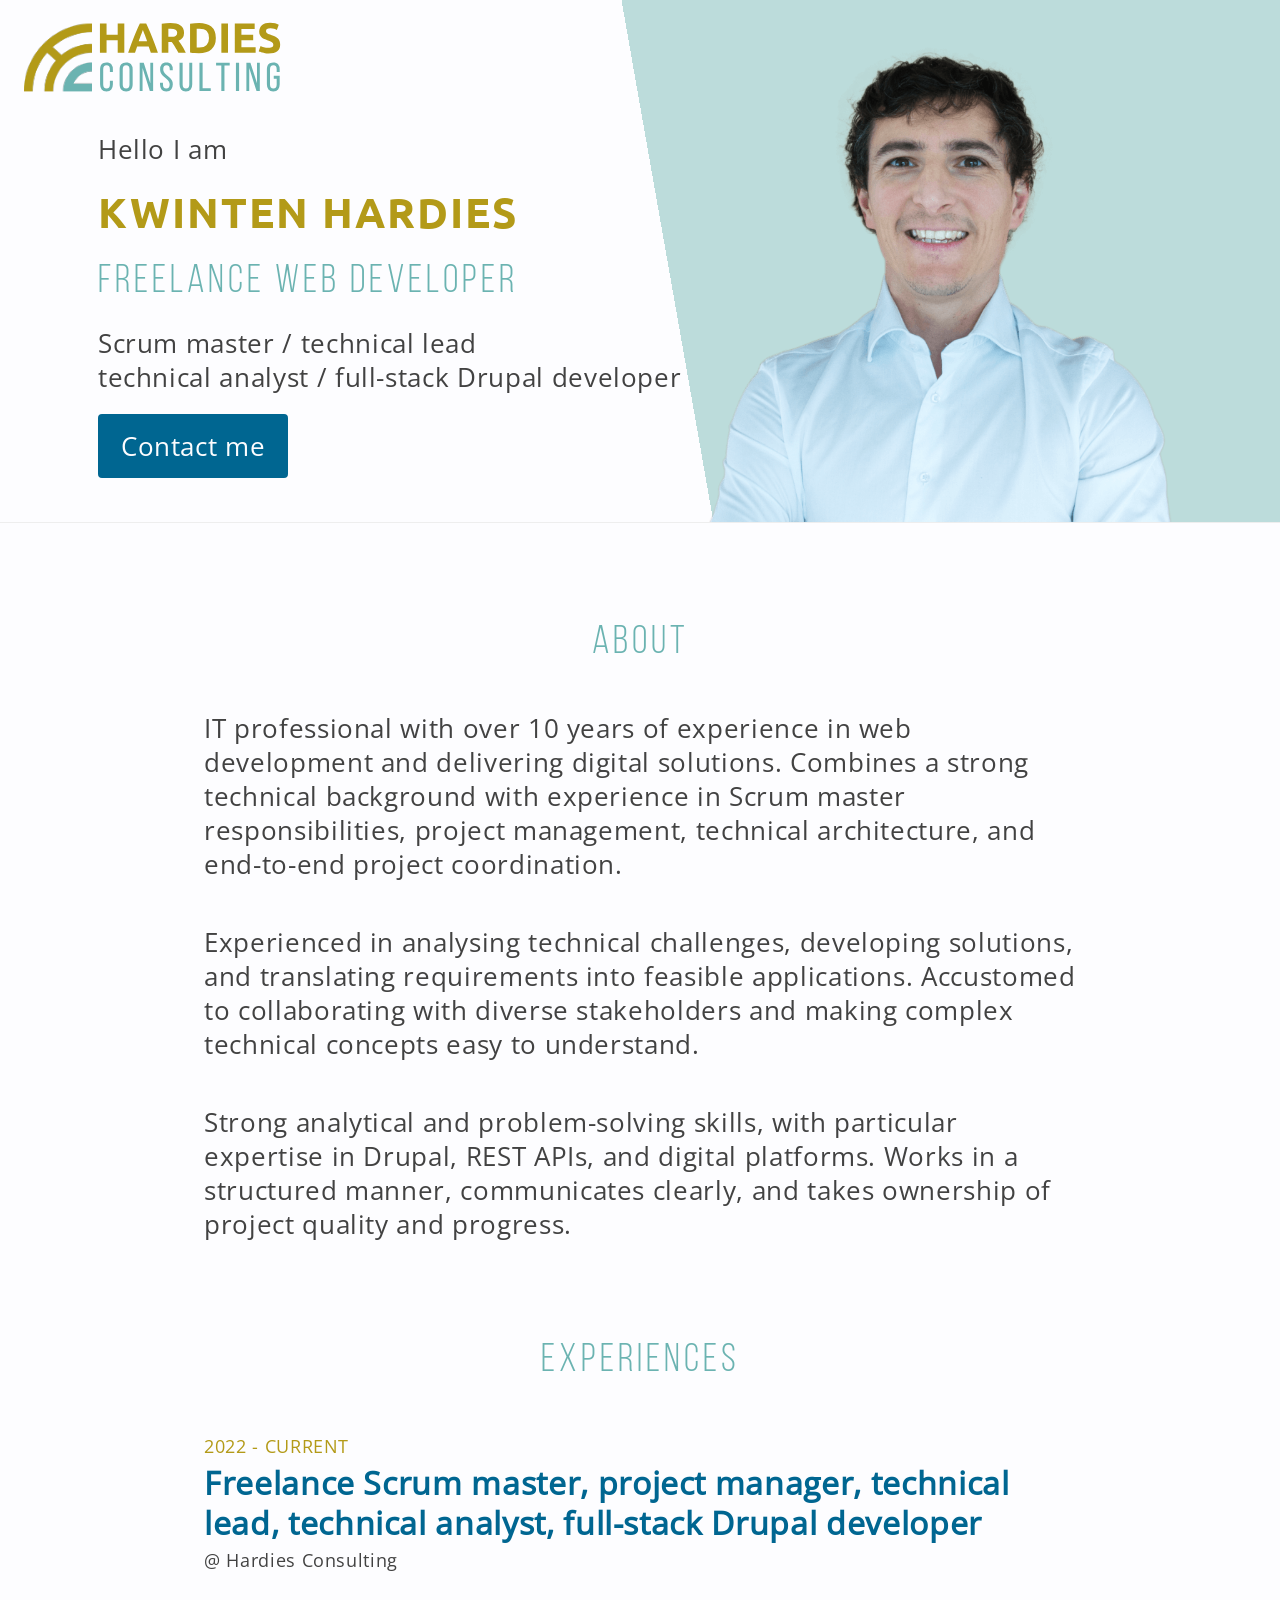
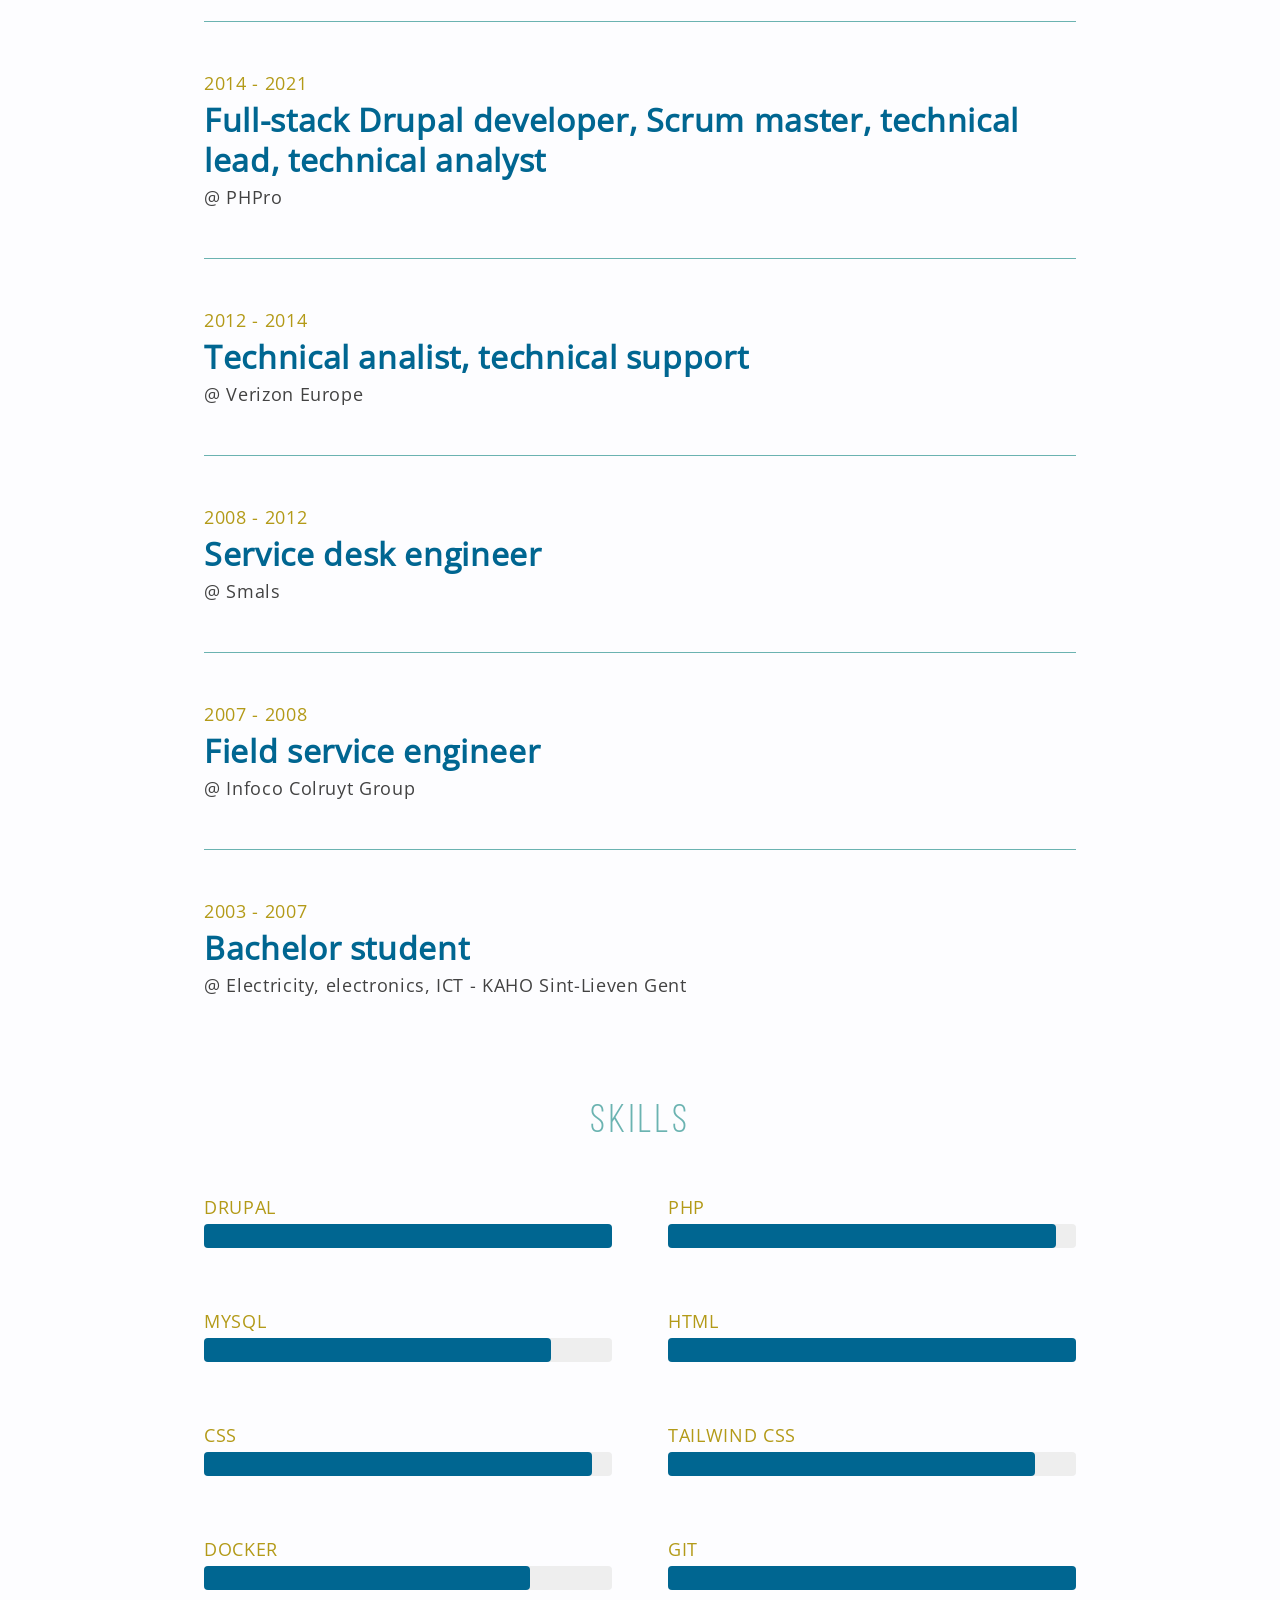
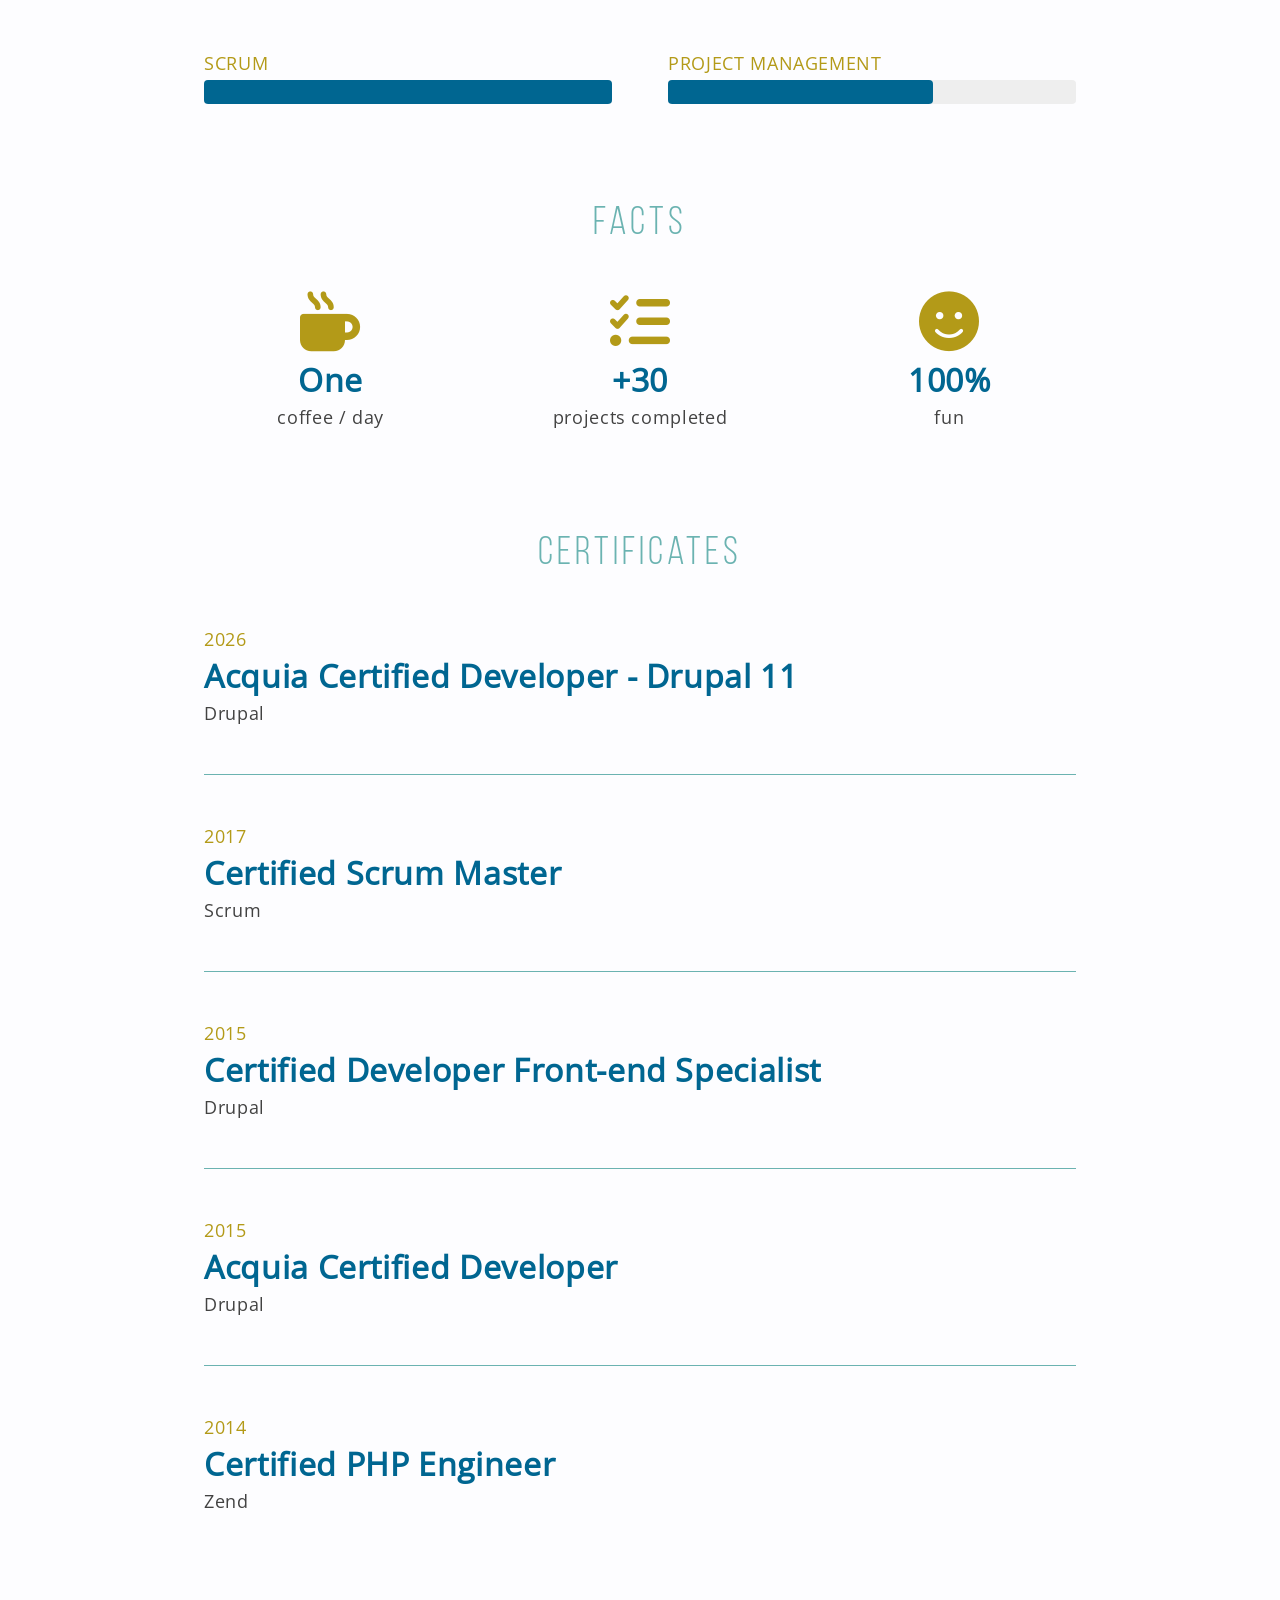
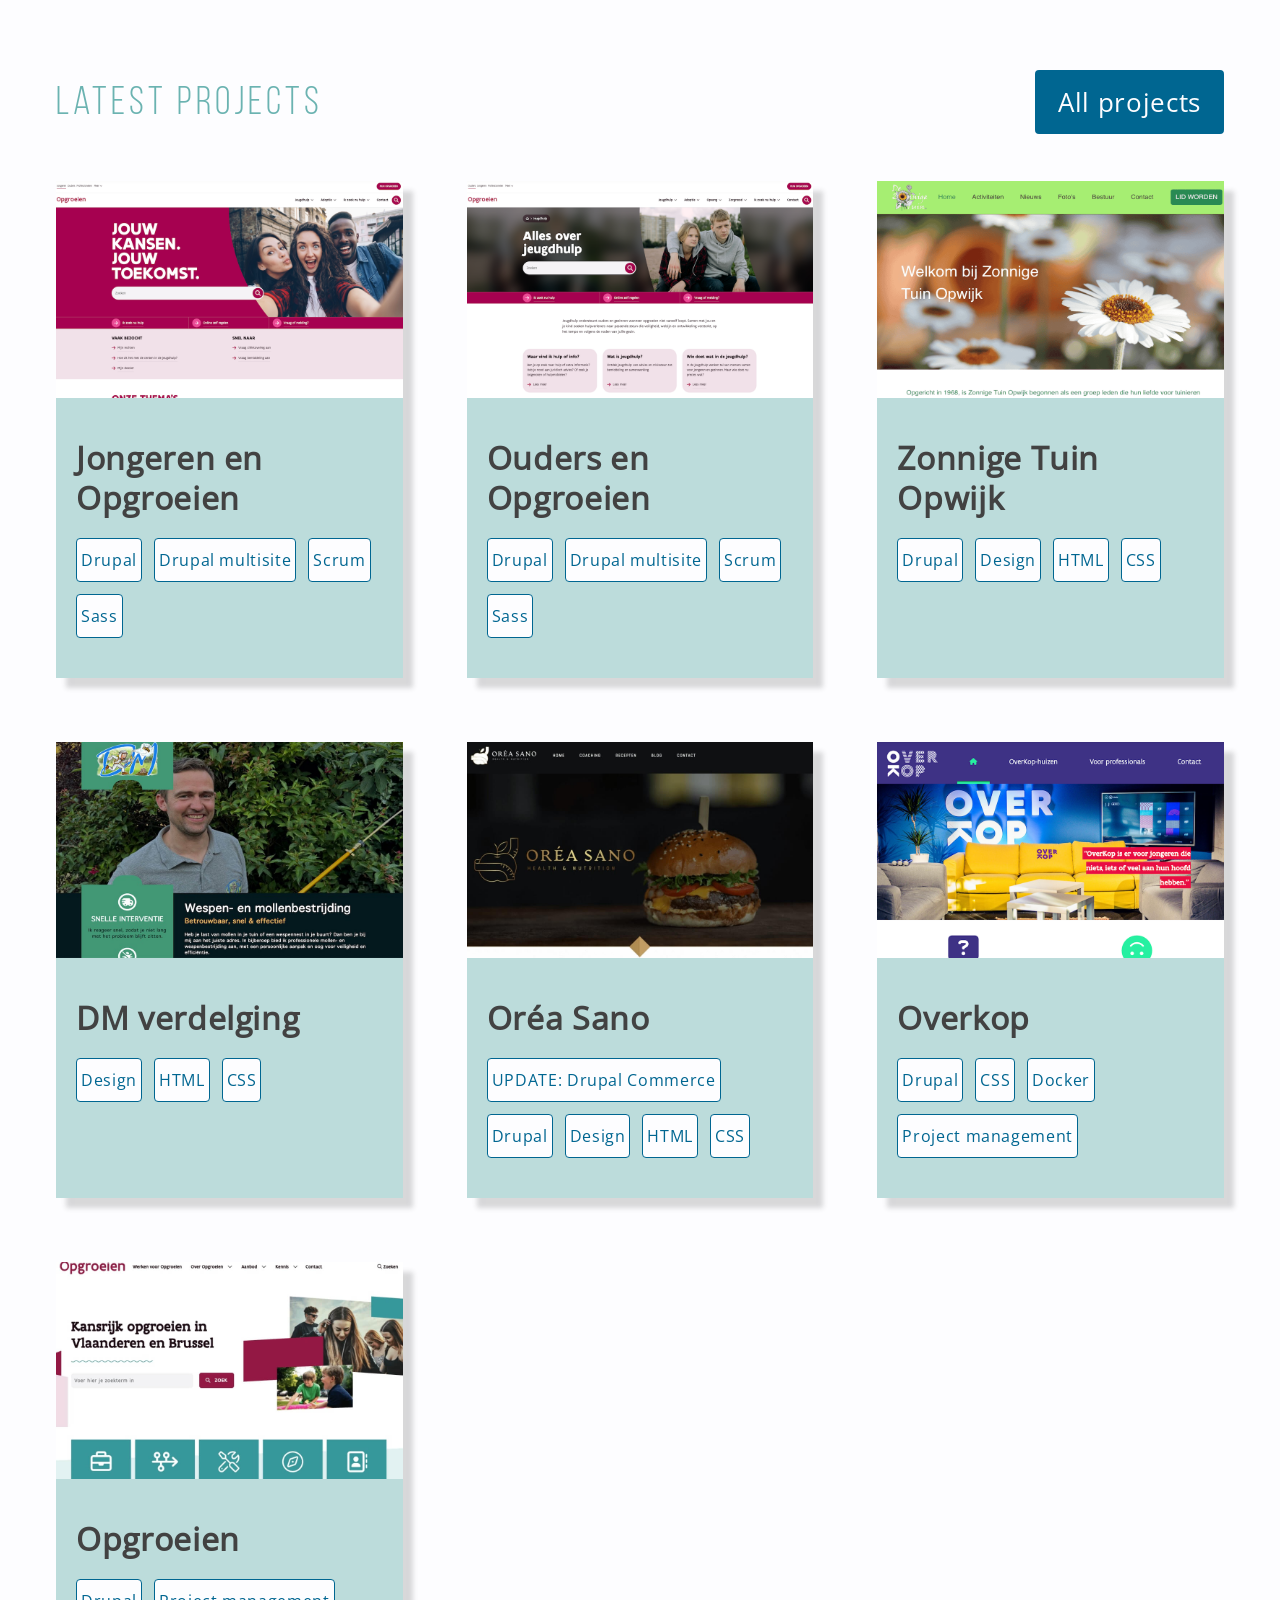
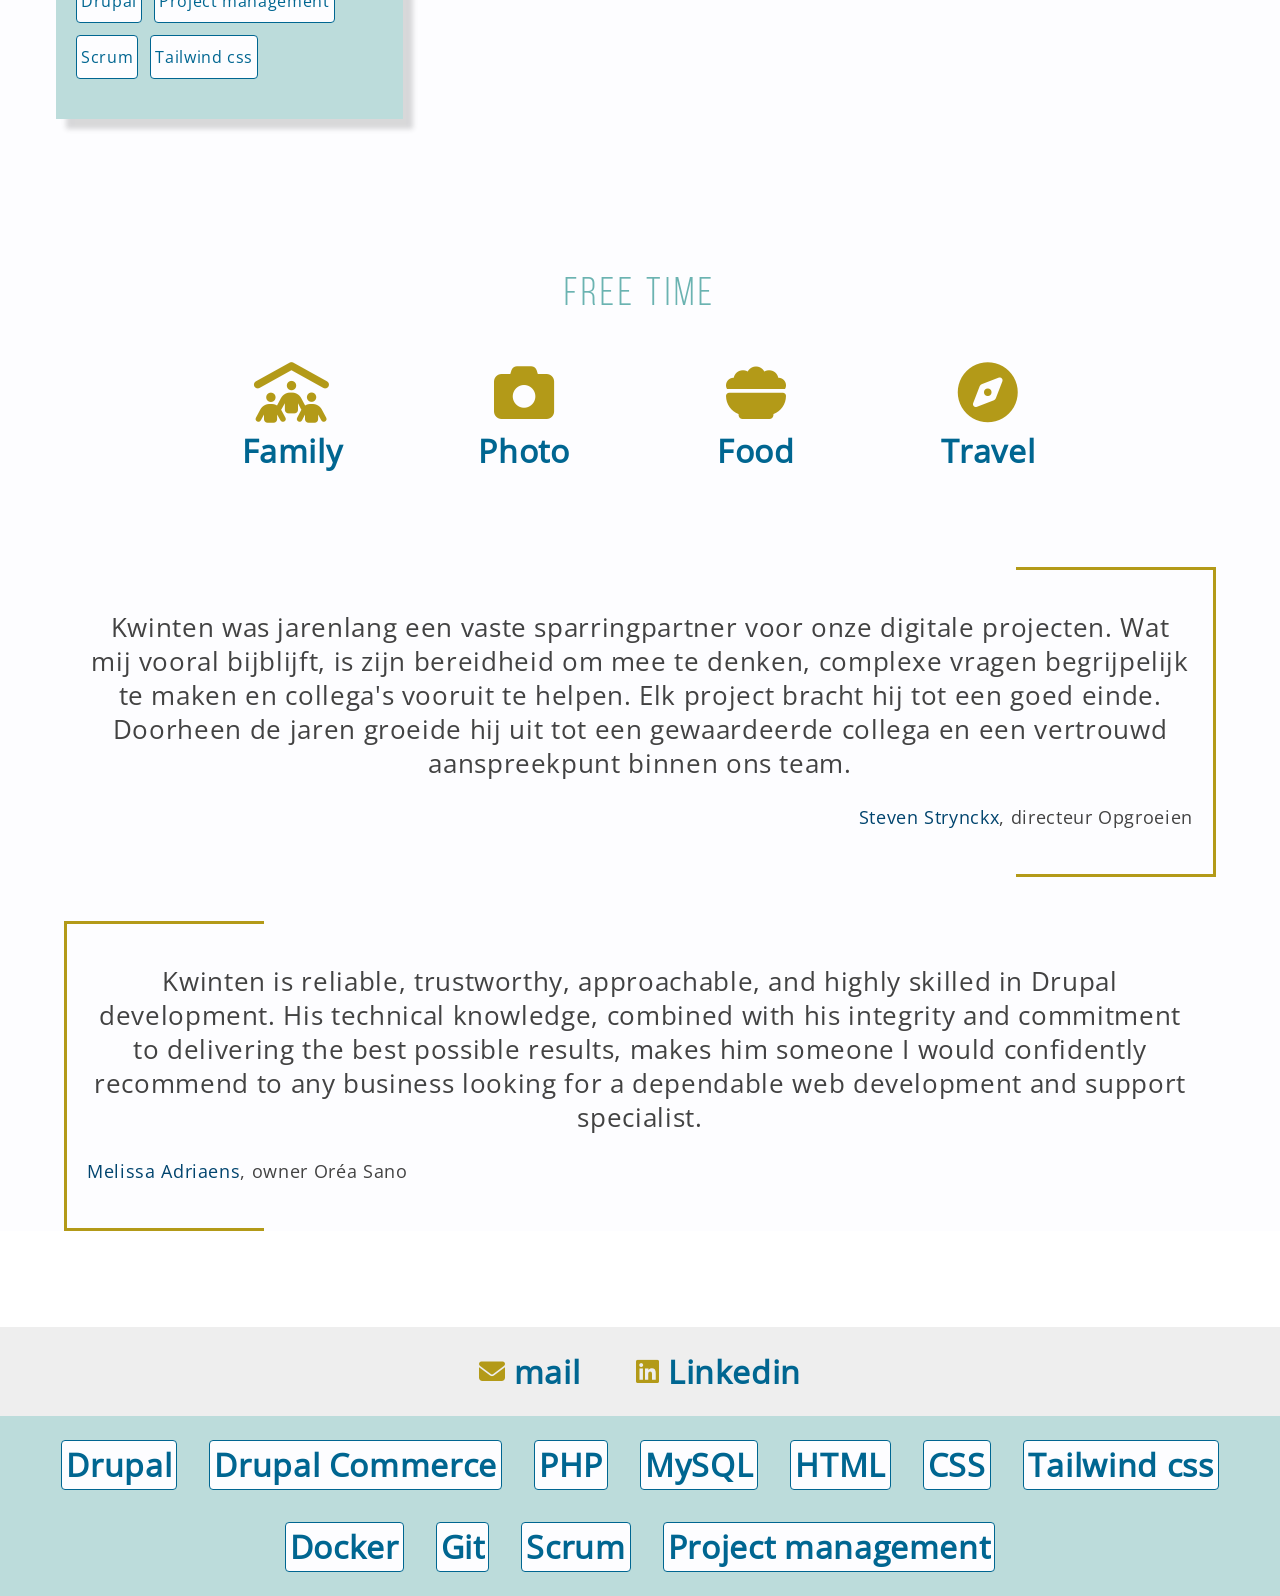
<file: index.html>
<!doctype html>
<html lang="en" dir="ltr" prefix="og: https://ogp.me/ns#">
  <head>
    <meta charset="utf-8" />
    <meta name="description" content="All round freelance web developer with more than ten years of experiece. Experienced in Drupal, Scrum, TailwindCss,..." />
    <meta name="abstract" content="All round freelance web developer with more than ten years of experiece. Experienced in Drupal, Scrum, TailwindCss,..." />
    <meta name="keywords" content="Freelance, Hardies Consulting, Kwinten Hardies, Hardies, Kwinten, Web developer, Drupal, Scrum, TailwindCss, HTML, CSS" />
    <meta name="geo.region" content="BE" />
    <meta name="geo.placename" content="Opwijk" />
    <meta name="robots" content="index, follow" />
    <link rel="shortlink" href="https://hardiesconsulting.be/" />
    <link rel="canonical" href="https://hardiesconsulting.be/" />
    <meta property="og:site_name" content="Hardies Consulting" />
    <meta property="og:url" content="https://hardiesconsulting.be/index.html" />
    <meta property="og:title" content="Homepage" />
    <meta property="og:locality" content="Opwijk" />
    <meta property="og:region" content="Vlaams-Brabant" />
    <meta property="og:postal_code" content="1745" />
    <meta property="og:country_name" content="België" />
    <meta property="og:email" content="kwinten@hardiesconsulting.be" />
    <meta property="og:locale" content="nl_BE" />
    <meta name="MobileOptimized" content="width" />
    <meta name="HandheldFriendly" content="true" />
    <meta name="viewport" content="width=device-width, initial-scale=1.0" />
    <link rel="icon" href="images/favicon.ico" type="image/vnd.microsoft.icon" />
    <!-- <link href="css/site.css" rel="stylesheet" /> -->
    <link href="css/site_compressed.css" rel="stylesheet" />
    <link href="https://cdnjs.cloudflare.com/ajax/libs/font-awesome/6.2.1/css/all.min.css" rel="stylesheet" />
    <title>Hardies Consulting</title>
  </head>

  <body>
    <header class="absolute-header">
      <img src="images/logo.svg" alt="HardiesConsultingLogo" />
    </header>
    <main>
      <section class="hero">
        <div class="hero-wrapper">
          <div class="hero-content-left">
            <span> Hello I am </span>
            <h1>Kwinten Hardies</h1>
            <h2>Freelance web developer</h2>
            <p>Scrum master / technical lead <br> technical analyst / full-stack Drupal developer</p>
            <a href="mailto:kwinten@hardiesconsulting.be" target="_blank" class="btn">Contact me</a>
          </div>
          <div class="hero-content-right">
            <img loading="lazy" src="images/kwintenhardies.png" title="Portretfoto van Kwinten Hardies" alt="Portretfoto van Kwinten Hardies" />
          </div>
        </div>
      </section>

      <section class="about">
        <h2>About</h2>
        <p>IT professional with over 10 years of experience in web development and delivering digital solutions. Combines a strong technical background with experience in Scrum master responsibilities, project management, technical architecture, and end-to-end project coordination.</p>
        <p>Experienced in analysing technical challenges, developing solutions, and translating requirements into feasible applications. Accustomed to collaborating with diverse stakeholders and making complex technical concepts easy to understand.</p>
        <p>Strong analytical and problem-solving skills, with particular expertise in Drupal, REST APIs, and digital platforms. Works in a structured manner, communicates clearly, and takes ownership of project quality and progress.</p>
      </section>

      <section class="experiences">
        <h2>Experiences</h2>
        <ul>
          <li>
            <div class="when">2022 - current</div>
            <h3>Freelance Scrum master, project manager, technical lead, technical analyst, full-stack Drupal developer</h3>
            <div class="where">@ Hardies Consulting</div>
          </li>
          <li>
            <div class="when">2014 - 2021</div>
            <h3>Full-stack Drupal developer, Scrum master, technical lead, technical analyst</h3>
            <div class="where">@ PHPro</div>
          </li>
          <li>
            <div class="when">2012 - 2014</div>
            <h3>Technical analist, technical support</h3>
            <div class="where">@ Verizon Europe</div>
          </li>
          <li>
            <div class="when">2008 - 2012</div>
            <h3>Service desk engineer</h3>
            <div class="where">@ Smals</div>
          </li>
          <li>
            <div class="when">2007 - 2008</div>
            <h3>Field service engineer</h3>
            <div class="where">@ Infoco Colruyt Group</div>
          </li>
          <li>
            <div class="when">2003 - 2007</div>
            <h3>Bachelor student</h3>
            <div class="where">@ Electricity, electronics, ICT - KAHO Sint-Lieven Gent</div>
          </li>
        </ul>
      </section>

      <section class="skills">
        <h2>Skills</h2>
        <ul class="grid">
          <li>
            <div class="when">Drupal</div>
            <div class="meter">
              <div class="meter-value" style="width: 100%"></div>
            </div>
          </li>
          <li>
            <div class="when">PHP</div>
            <div class="meter">
              <div class="meter-value" style="width: 95%"></div>
            </div>
          </li>
          <li>
            <div class="when">MySQL</div>
            <div class="meter">
              <div class="meter-value" style="width: 85%"></div>
            </div>
          </li>
          <li>
            <div class="when">HTML</div>
            <div class="meter">
              <div class="meter-value" style="width: 100%"></div>
            </div>
          </li>
          <li>
            <div class="when">CSS</div>
            <div class="meter">
              <div class="meter-value" style="width: 95%"></div>
            </div>
          </li>
          <li>
            <div class="when">Tailwind css</div>
            <div class="meter">
              <div class="meter-value" style="width: 90%"></div>
            </div>
          </li>
          <li>
            <div class="when">Docker</div>
            <div class="meter">
              <div class="meter-value" style="width: 80%"></div>
            </div>
          </li>
          <li>
            <div class="when">Git</div>
            <div class="meter">
              <div class="meter-value" style="width: 100%"></div>
            </div>
          </li>
          <li>
            <div class="when">Scrum</div>
            <div class="meter">
              <div class="meter-value" style="width: 100%"></div>
            </div>
          </li>
          <li>
            <div class="when">Project management</div>
            <div class="meter">
              <div class="meter-value" style="width: 65%"></div>
            </div>
          </li>
        </ul>
      </section>

      <section class="facts">
        <h2>Facts</h2>
        <ul class="grid start-with-two">
          <li>
            <i class="fa-solid fa-mug-hot"></i>
            <h3>One</h3>
            <div class="where">coffee / day</div>
          </li>
          <li>
            <i class="fa-solid fa-list-check"></i>
            <h3>+30</h3>
            <div class="where">projects completed</div>
          </li>
          <li>
            <i class="fa-solid fa-face-smile"></i>
            <h3>100%</h3>
            <div class="where">fun</div>
          </li>
        </ul>
      </section>

      <section class="certificates">
        <h2>Certificates</h2>
        <ul>
          <li>
            <div class="when">2026</div>
            <h3>Acquia Certified Developer - Drupal 11</h3>
            <div class="where">Drupal</div>
          </li>
          <li>
            <div class="when">2017</div>
            <h3>Certified Scrum Master</h3>
            <div class="where">Scrum</div>
          </li>
          <li>
            <div class="when">2015</div>
            <h3>Certified Developer Front-end Specialist</h3>
            <div class="where">Drupal</div>
          </li>
          <li>
            <div class="when">2015</div>
            <h3>Acquia Certified Developer</h3>
            <div class="where">Drupal</div>
          </li>
          <li>
            <div class="when">2014</div>
            <h3>Certified PHP Engineer</h3>
            <div class="where">Zend</div>
          </li>
        </ul>
      </section>

      <section class="latest-projects">
        <div class="latest-projects-wrapper">
          <div class="title-link-wrapper">
            <h2>Latest projects</h2>
            <a href="projects" class="btn btn-for-more from-tablet">All projects</a>
          </div>
          <ul class="grid">
            <li class="card">
              <a href="https://jongeren.opgroeien.be" target="_blank">
                <div class="img-wrapper">
                  <img loading="lazy" src="images/screenshot_jongeren_homepage.png" alt="Een screenshot van jongeren Opgroeien website." />
                </div>
                <div class="info">
                  <h3>Jongeren en Opgroeien</h3>
                  <ul class="technologies">
                    <li>Drupal</li>
                    <li>Drupal multisite</li>
                    <li>Scrum</li>
                    <li>Sass</li>
                  </ul>
                </div>
              </a>
            </li>
            <li class="card">
              <a href="https://ouders.opgroeien.be" target="_blank">
                <div class="img-wrapper">
                  <img loading="lazy" src="images/screenshot_ouders_thema_jeugdhulp.png" alt="Een screenshot van ouders Opgroeien website." />
                </div>
                <div class="info">
                  <h3>Ouders en Opgroeien</h3>
                  <ul class="technologies">
                    <li>Drupal</li>
                    <li>Drupal multisite</li>
                    <li>Scrum</li>
                    <li>Sass</li>
                  </ul>
                </div>
              </a>
            </li>
            <li class="card">
              <a href="https://www.zonnigetuinopwijk.be" target="_blank">
                <div class="img-wrapper">
                  <img loading="lazy" src="images/screenshot_zonnigetuinopwijk_homepage.png" alt="Een screenshot van de Zonnige Tuin Opwijk website." />
                </div>
                <div class="info">
                  <h3>Zonnige Tuin Opwijk</h3>
                  <ul class="technologies">
                    <li>Drupal</li>
                    <li>Design</li>
                    <li>HTML</li>
                    <li>CSS</li>
                  </ul>
                </div>
              </a>
            </li>
            <li class="card">
              <a href="https://www.dmverdelging.be" target="_blank">
                <div class="img-wrapper">
                  <img loading="lazy" src="images/screenshot_dmverdelging_homepage.png" alt="Een screenshot van de Dm verdelging website." />
                </div>
                <div class="info">
                  <h3>DM verdelging</h3>
                  <ul class="technologies">
                    <li>Design</li>
                    <li>HTML</li>
                    <li>CSS</li>
                  </ul>
                </div>
              </a>
            </li>
            <li class="card">
              <a href="https://www.orea-sano.be" target="_blank">
                <div class="img-wrapper">
                  <img loading="lazy" src="images/screenshot_oreasano_homepage.jpg" alt="Een screenshot van de Oréa Sano website." />
                </div>
                <div class="info">
                  <h3>Oréa Sano</h3>
                  <ul class="technologies">
                    <li>UPDATE: Drupal Commerce</li>
                    <li>Drupal</li>
                    <li>Design</li>
                    <li>HTML</li>
                    <li>CSS</li>
                  </ul>
                </div>
              </a>
            </li>
            <li class="card">
              <a href="https://www.overkop.be" target="_blank">
                <div class="img-wrapper">
                  <img loading="lazy" src="images/screenshot_overkop_homepage.png" alt="Een screenshot van de overkop website." />
                </div>
                <div class="info">
                  <h3>Overkop</h3>
                  <ul class="technologies">
                    <li>Drupal</li>
                    <li>CSS</li>
                    <li>Docker</li>
                    <li>Project management</li>
                  </ul>
                </div>
              </a>
            </li>
            <li class="card">
              <a href="https://www.opgroeien.be" target="_blank">
                <div class="img-wrapper">
                  <img loading="lazy" src="images/screenshot_opgroeien_homepage.jpg" alt="Een screenshot van de opgroeien website." />
                </div>
                <div class="info">
                  <h3>Opgroeien</h3>
                  <ul class="technologies">
                    <li>Drupal</li>
                    <li>Project management</li>
                    <li>Scrum</li>
                    <li>Tailwind css</li>
                  </ul>
                </div>
              </a>
            </li>
          </ul>
        </div>
        <a href="projects" class="btn btn-for-more mobile-only">All projects</a>
      </section>
      <section class="hobbies">
        <h2>Free time</h2>
        <ul class="grid start-with-two jump-to-four">
          <li>
            <i class="fa-solid fa-people-roof"></i>
            <h3>Family</h3>
          </li>
          <li>
            <i class="fa-solid fa-camera"></i>
            <h3>Photo</h3>
          </li>
          <li>
            <i class="fa-solid fa-bowl-food"></i>
            <h3>Food</h3>
          </li>
          <li>
            <i class="fa-solid fa-compass"></i>
            <h3>Travel</h3>
          </li>
        </ul>
      </section>
      <section class="testiomonials">
        <div class="quote-box box-right">
          <div class="quote">Kwinten was jarenlang een vaste sparringpartner voor onze digitale projecten. Wat mij vooral bijblijft, is zijn bereidheid om mee te denken, complexe vragen begrijpelijk te maken en collega's vooruit te helpen. Elk project bracht hij tot een goed einde. Doorheen de jaren groeide hij uit tot een gewaardeerde collega en een vertrouwd aanspreekpunt binnen ons team.</div>
          <div class="author author-right"><span class="author-name">Steven Strynckx</span>, directeur Opgroeien</div>
        </div>
        <div class="quote-box box-left">
          <div class="quote">Kwinten is reliable, trustworthy, approachable, and highly skilled in Drupal development. His technical knowledge, combined with his integrity and commitment to delivering the best possible results, makes him someone I would confidently recommend to any business looking for a dependable web development and support specialist.</div>
          <div class="author author-left"><span class="author-name">Melissa Adriaens</span>, owner Oréa Sano</div>
        </div>
      </section>
    </main>
    <footer>
      <div class="contact">
        <ul>
          <li>
            <a href="mailto:kwinten@hardiesconsulting.be" target="_blank">
              <i class="fa-solid fa-envelope"></i>
              <h3>mail</h3>
            </a>
          </li>
          <li>
            <a href="https://www.linkedin.com/company/hardies-consulting" target="_blank">
              <i class="fa-brands fa-linkedin"></i>
              <h3>Linkedin</h3>
            </a>
          </li>
        </ul>
      </div>
      <div class="footer-skills">
        <ul class="technologies">
          <li>
            <h3>Drupal</h3>
          </li>
          <li>
            <h3>Drupal Commerce</h3>
          </li>
          <li>
            <h3>PHP</h3>
          </li>
          <li>
            <h3>MySQL</h3>
          </li>
          <li>
            <h3>HTML</h3>
          </li>
          <li>
            <h3>CSS</h3>
          </li>
          <li>
            <h3>Tailwind css</h3>
          </li>
          <li>
            <h3>Docker</h3>
          </li>
          <li>
            <h3>Git</h3>
          </li>
          <li>
            <h3>Scrum</h3>
          </li>
          <li>
            <h3>Project management</h3>
          </li>
        </ul>
      </div>
    </footer>
  </body>
</html>
</file>
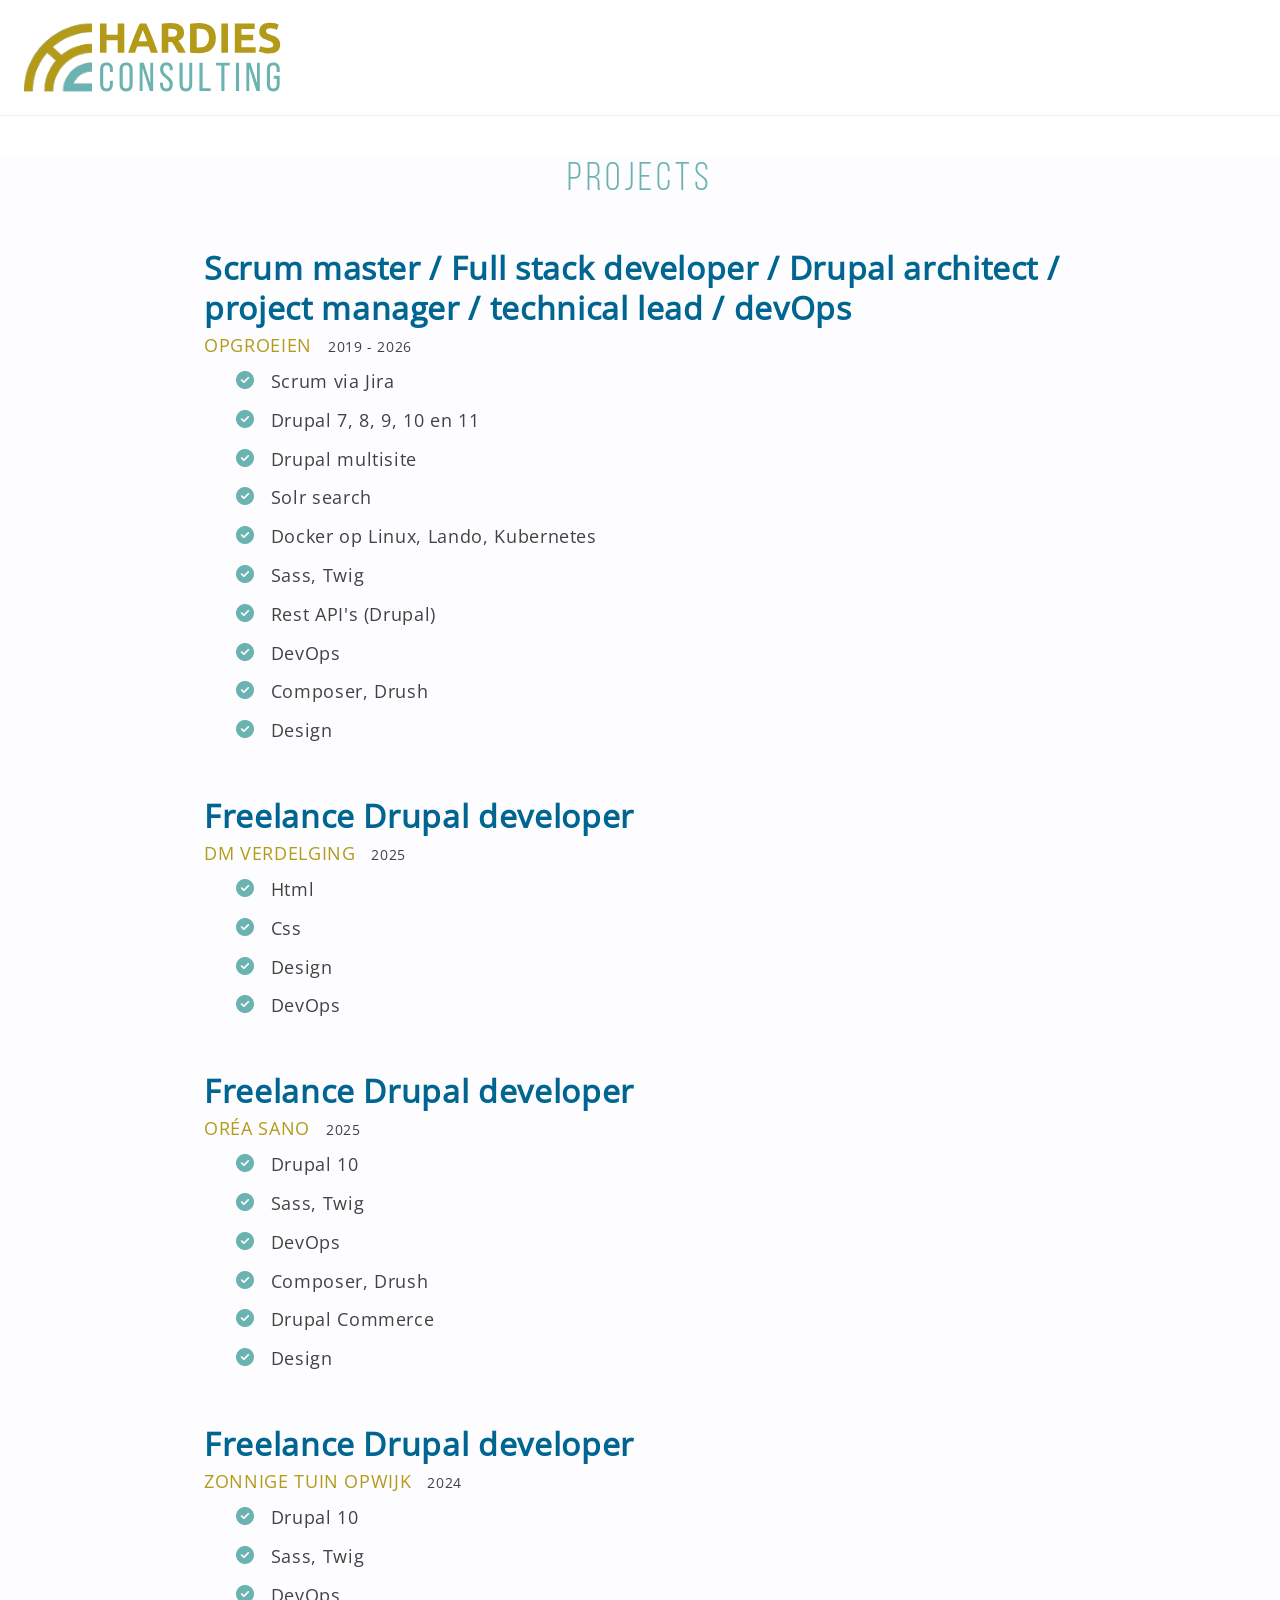
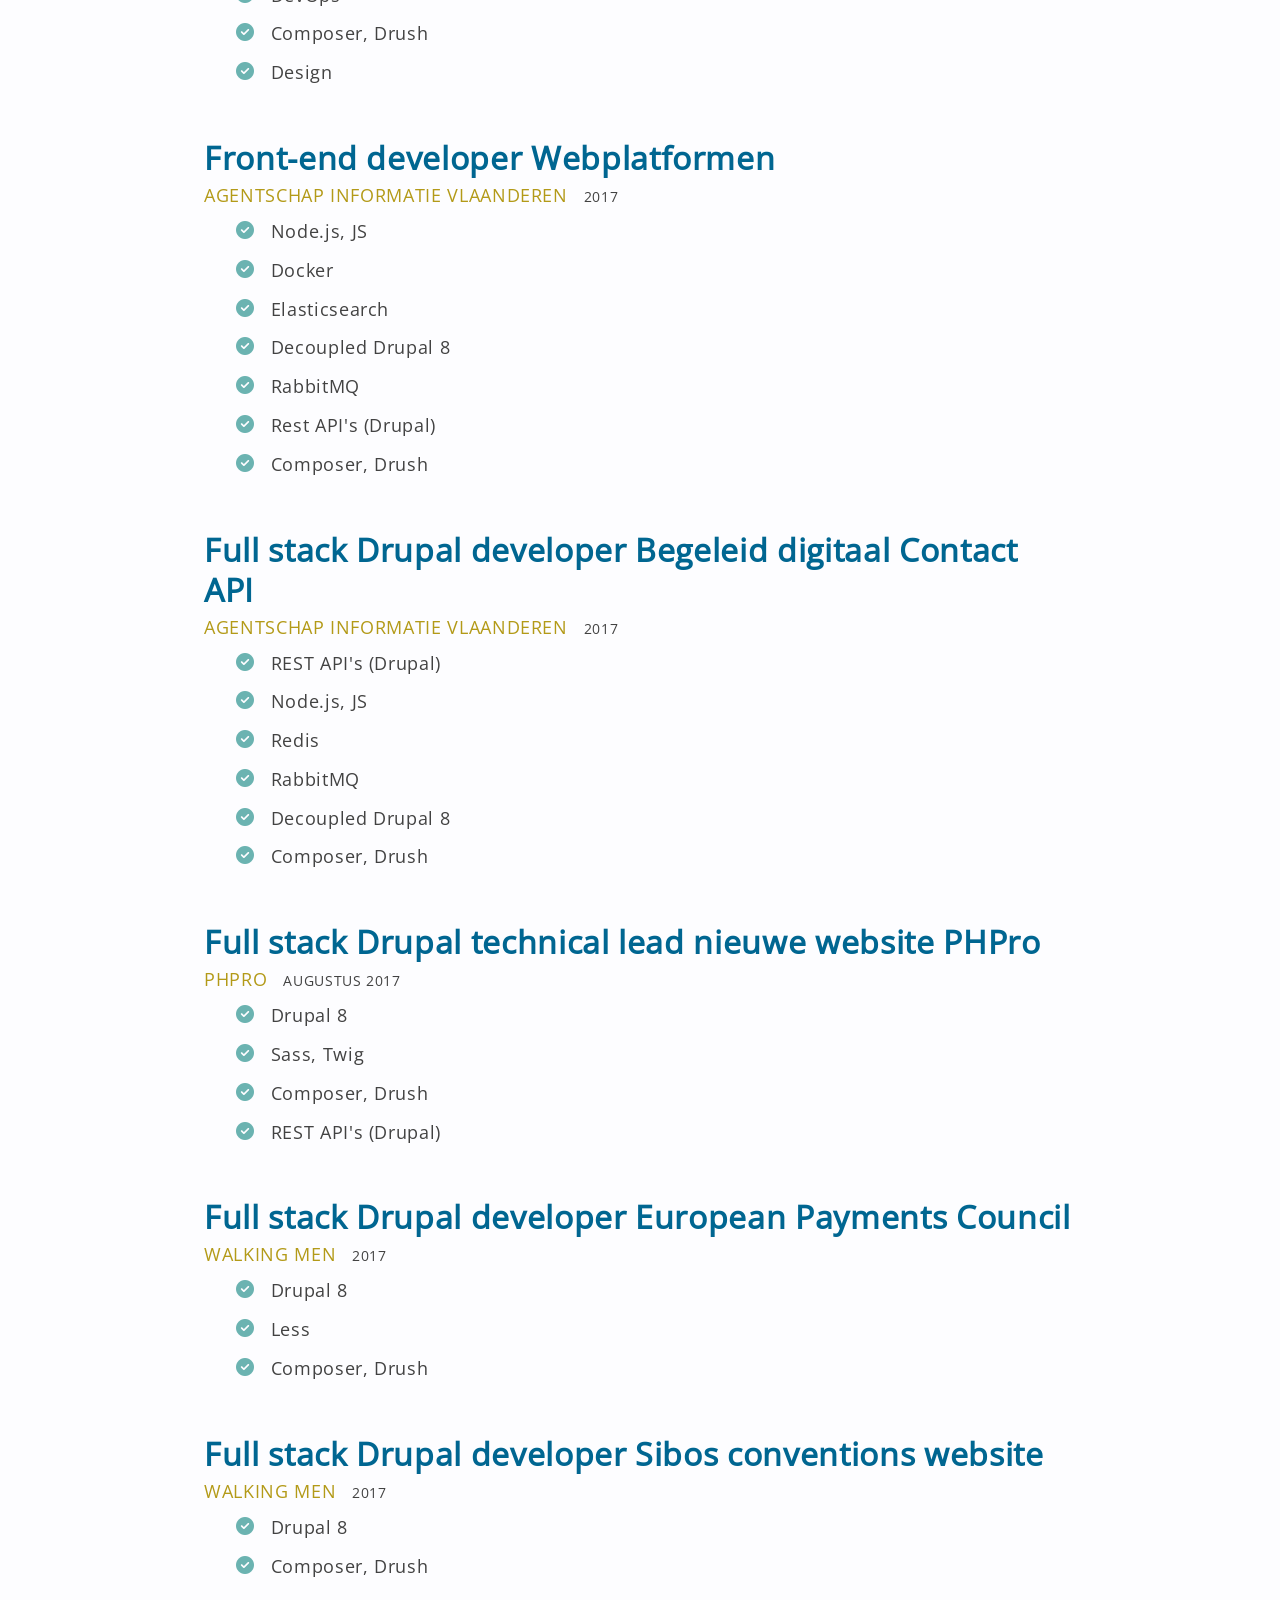
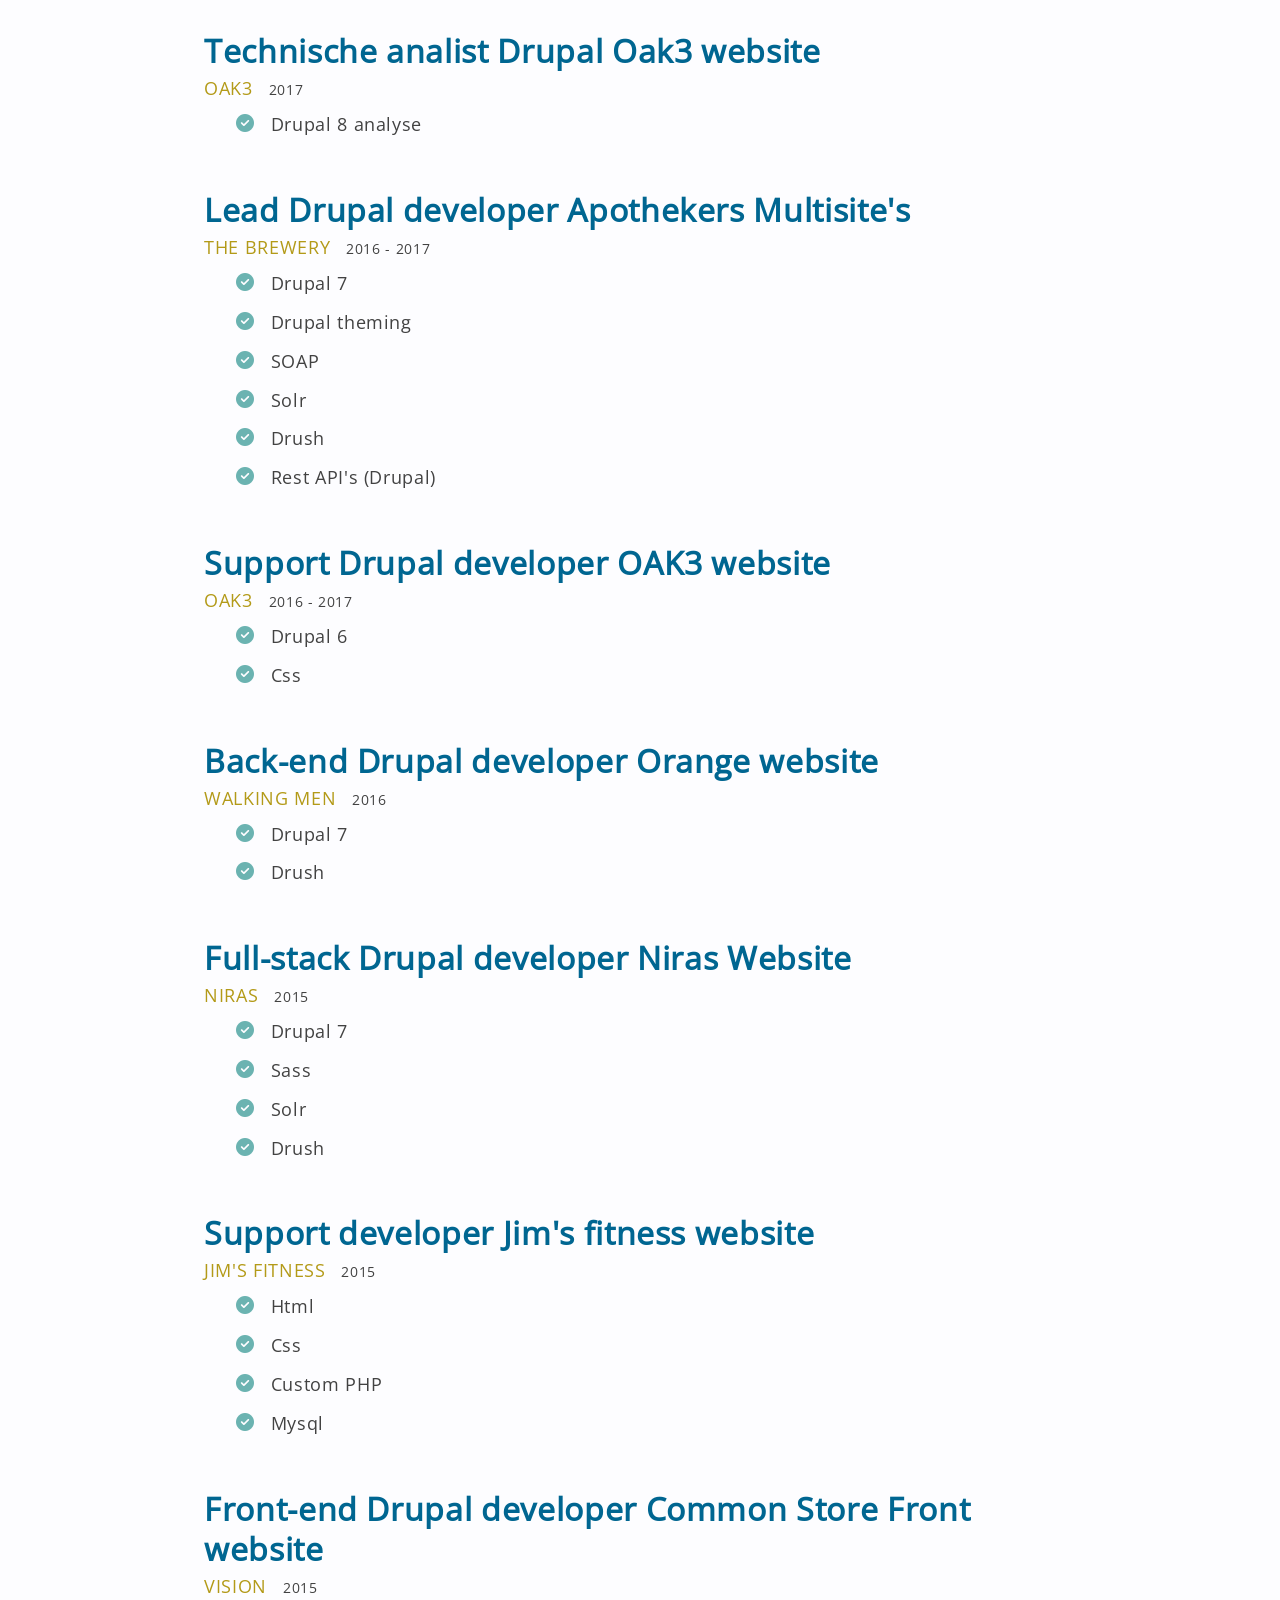
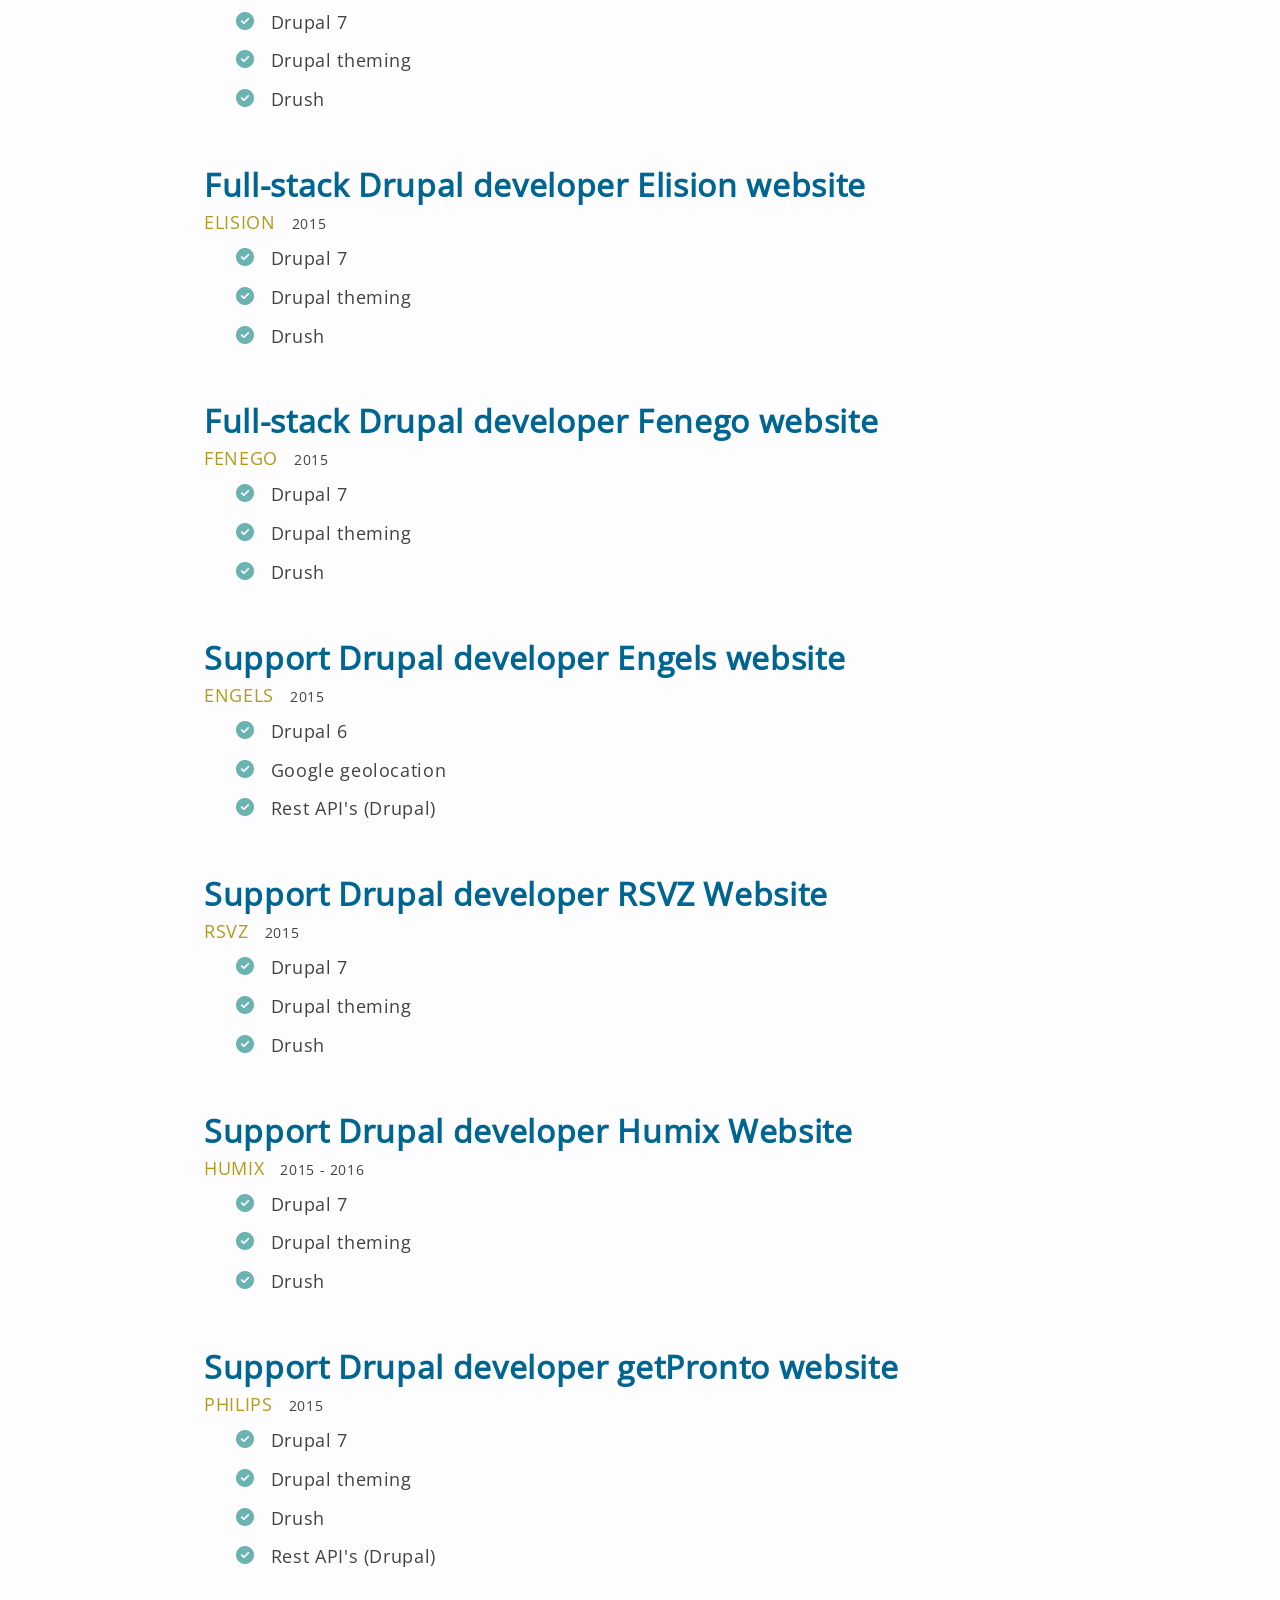
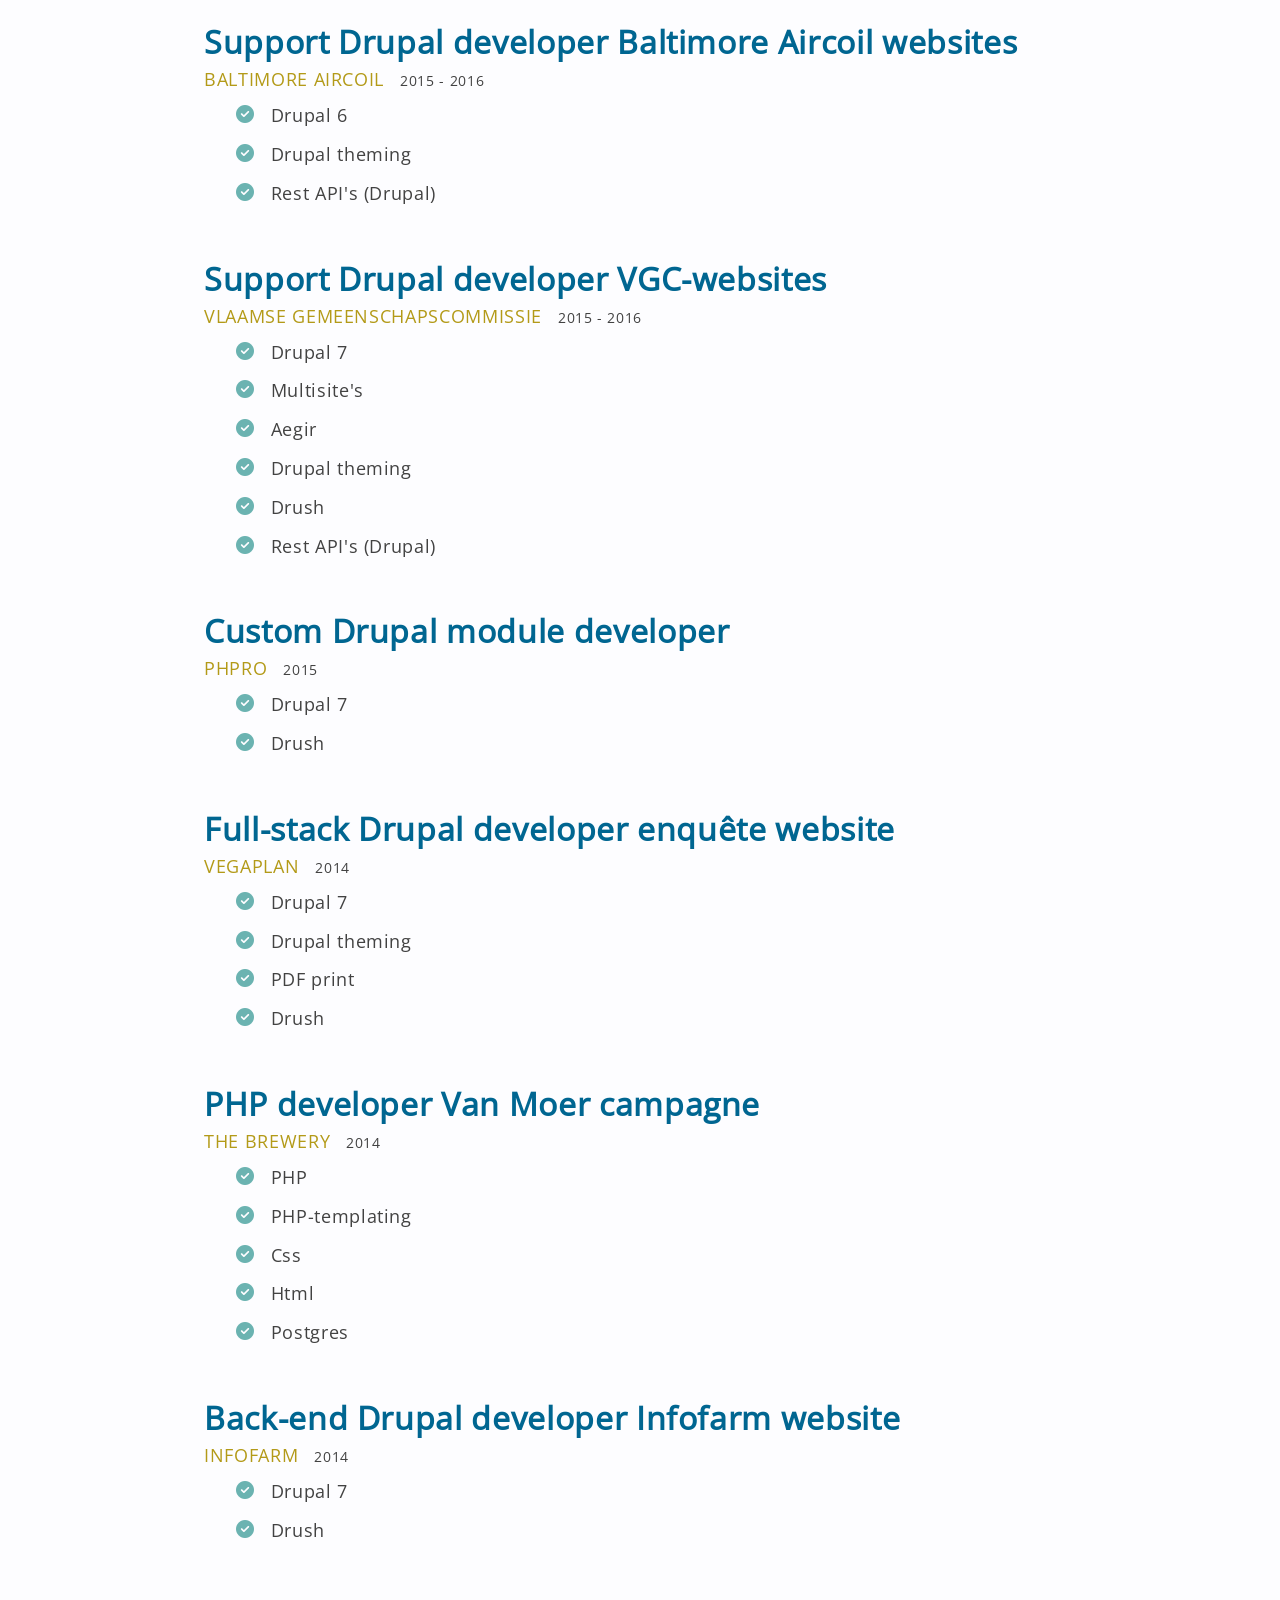
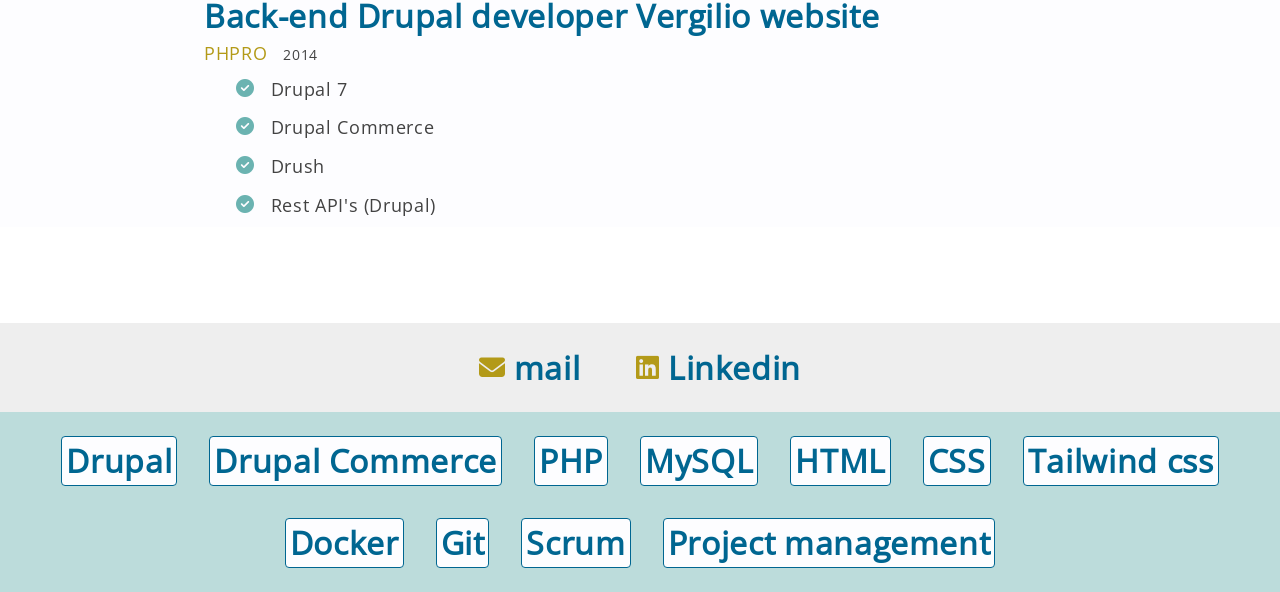
<file: projects/index.html>
<!doctype html>
<html lang="en" dir="ltr" prefix="og: https://ogp.me/ns#">
  <head>
    <meta charset="utf-8" />
    <meta name="description" content="Projects of Kwinten Hardies. All round freelance web developer with more than ten years of experiece." />
    <meta name="abstract" content="Projects of Kwinten Hardies. All round freelance web developer with more than ten years of experiece.." />
    <meta name="keywords" content="Freelance, Hardies Consulting, Kwinten Hardies, Hardies, Kwinten, Web developer, Drupal, Scrum, TailwindCss, HTML, CSS, Projects" />
    <meta name="geo.region" content="BE" />
    <meta name="geo.placename" content="Opwijk" />
    <meta name="robots" content="index, follow" />
    <link rel="shortlink" href="https://hardiesconsulting.be/projects" />
    <link rel="canonical" href="https://hardiesconsulting.be/projects" />
    <meta property="og:site_name" content="Hardies Consulting" />
    <meta property="og:url" content="https://hardiesconsulting.be/projects/index.html" />
    <meta property="og:title" content="Homepage" />
    <meta property="og:locality" content="Opwijk" />
    <meta property="og:region" content="Vlaams-Brabant" />
    <meta property="og:postal_code" content="1745" />
    <meta property="og:country_name" content="België" />
    <meta property="og:email" content="kwinten@hardiesconsulting.be" />
    <meta property="og:locale" content="nl_BE" />
    <meta name="MobileOptimized" content="width" />
    <meta name="HandheldFriendly" content="true" />
    <meta name="viewport" content="width=device-width, initial-scale=1.0" />
    <link rel="icon" href="images/favicon.ico" type="image/vnd.microsoft.icon" />
    <link href="../css/site_compressed.css" rel="stylesheet" />
    <link href="https://cdnjs.cloudflare.com/ajax/libs/font-awesome/6.2.1/css/all.min.css" rel="stylesheet" />
    <title>Hardies Consulting - Projects</title>
  </head>

  <body>
    <header>
      <a href="/" class="go-home"><img src="../images/logo.svg" alt="HardiesConsultingLogo" /></a>
    </header>
    <main>
      <section class="projects">
        <h2>Projects</h2>
        <ul>
          <li>
            <h3>Scrum master / Full stack developer / Drupal architect / project manager / technical lead / devOps</h3>
            <p class="when">Opgroeien<span class="projects-when">2019 - 2026</span></p>
            <ul class="experience-skills">
              <li><i class="fa-solid fa-circle-check"></i>Scrum via Jira</li>
              <li><i class="fa-solid fa-circle-check"></i>Drupal 7, 8, 9, 10 en 11</li>
              <li><i class="fa-solid fa-circle-check"></i>Drupal multisite</li>
              <li><i class="fa-solid fa-circle-check"></i>Solr search</li>
              <li><i class="fa-solid fa-circle-check"></i>Docker op Linux, Lando, Kubernetes</li>
              <li><i class="fa-solid fa-circle-check"></i>Sass, Twig</li>
              <li><i class="fa-solid fa-circle-check"></i>Rest API's (Drupal)</li>
              <li><i class="fa-solid fa-circle-check"></i>DevOps</li>
              <li><i class="fa-solid fa-circle-check"></i>Composer, Drush</li>
              <li><i class="fa-solid fa-circle-check"></i>Design</li>
            </ul>
          </li>
          <li>
            <h3>Freelance Drupal developer</h3>
            <p class="when">DM verdelging<span class="projects-when">2025</span></p>
            <ul class="experience-skills">
              <li><i class="fa-solid fa-circle-check"></i>Html</li>
              <li><i class="fa-solid fa-circle-check"></i>Css</li>
              <li><i class="fa-solid fa-circle-check"></i>Design</li>
              <li><i class="fa-solid fa-circle-check"></i>DevOps</li>
            </ul>
          </li>
          <li>
            <h3>Freelance Drupal developer</h3>
            <p class="when">Oréa Sano<span class="projects-when">2025</span></p>
            <ul class="experience-skills">
              <li><i class="fa-solid fa-circle-check"></i>Drupal 10</li>
              <li><i class="fa-solid fa-circle-check"></i>Sass, Twig</li>
              <li><i class="fa-solid fa-circle-check"></i>DevOps</li>
              <li><i class="fa-solid fa-circle-check"></i>Composer, Drush</li>
              <li><i class="fa-solid fa-circle-check"></i>Drupal Commerce</li>
              <li><i class="fa-solid fa-circle-check"></i>Design</li>
            </ul>
          </li>
          <li>
            <h3>Freelance Drupal developer</h3>
            <p class="when">Zonnige Tuin Opwijk<span class="projects-when">2024</span></p>
            <ul class="experience-skills">
              <li><i class="fa-solid fa-circle-check"></i>Drupal 10</li>
              <li><i class="fa-solid fa-circle-check"></i>Sass, Twig</li>
              <li><i class="fa-solid fa-circle-check"></i>DevOps</li>
              <li><i class="fa-solid fa-circle-check"></i>Composer, Drush</li>
              <li><i class="fa-solid fa-circle-check"></i>Design</li>
            </ul>
          </li>
          <li>
            <h3>Front-end developer Webplatformen</h3>
            <p class="when">Agentschap Informatie Vlaanderen<span class="projects-when">2017</p>
            <ul class="experience-skills">
              <li><i class="fa-solid fa-circle-check"></i>Node.js, JS</li>
              <li><i class="fa-solid fa-circle-check"></i>Docker</li>
              <li><i class="fa-solid fa-circle-check"></i>Elasticsearch</li>
              <li><i class="fa-solid fa-circle-check"></i>Decoupled Drupal 8</li>
              <li><i class="fa-solid fa-circle-check"></i>RabbitMQ</li>
              <li><i class="fa-solid fa-circle-check"></i>Rest API's (Drupal)</li>
              <li><i class="fa-solid fa-circle-check"></i>Composer, Drush</li>
            </ul>
          </li>

          <li>
            <h3>Full stack Drupal developer Begeleid digitaal Contact API</h3>
            <p class="when">Agentschap Informatie Vlaanderen<span class="projects-when">2017</p>
            <ul class="experience-skills">
              <li><i class="fa-solid fa-circle-check"></i>REST API's (Drupal)</li>
              <li><i class="fa-solid fa-circle-check"></i>Node.js, JS</li>
              <li><i class="fa-solid fa-circle-check"></i>Redis</li>
              <li><i class="fa-solid fa-circle-check"></i>RabbitMQ</li>
              <li><i class="fa-solid fa-circle-check"></i>Decoupled Drupal 8</li>
              <li><i class="fa-solid fa-circle-check"></i>Composer, Drush</li>
            </ul>
          </li>

          <li>
            <h3>Full stack Drupal technical lead nieuwe website PHPro</h3>
            <p class="when">PHPro<span class="projects-when">augustus 2017</p>
            <ul class="experience-skills">
              <li><i class="fa-solid fa-circle-check"></i>Drupal 8</li>
              <li><i class="fa-solid fa-circle-check"></i>Sass, Twig</li>
              <li><i class="fa-solid fa-circle-check"></i>Composer, Drush</li>
              <li><i class="fa-solid fa-circle-check"></i>REST API's (Drupal)</li>
            </ul>
          </li>

          <li>
            <h3>Full stack Drupal developer European Payments Council</h3>
            <p class="when">Walking Men<span class="projects-when">2017</p>
            <ul class="experience-skills">
              <li><i class="fa-solid fa-circle-check"></i>Drupal 8</li>
              <li><i class="fa-solid fa-circle-check"></i>Less</li>
              <li><i class="fa-solid fa-circle-check"></i>Composer, Drush</li>
            </ul>
          </li>

          <li>
            <h3>Full stack Drupal developer Sibos conventions website</h3>
            <p class="when">Walking Men<span class="projects-when">2017</p>
            <ul class="experience-skills">
              <li><i class="fa-solid fa-circle-check"></i>Drupal 8</li>
              <li><i class="fa-solid fa-circle-check"></i>Composer, Drush</li>
            </ul>
          </li>

          <li>
            <h3>Technische analist Drupal Oak3 website</h3>
            <p class="when">OAK3<span class="projects-when">2017</p>
            <ul class="experience-skills">
              <li><i class="fa-solid fa-circle-check"></i>Drupal 8 analyse</li>
            </ul>
          </li>

          <li>
            <h3>Lead Drupal developer Apothekers Multisite's</h3>
            <p class="when">The Brewery<span class="projects-when">2016 - 2017</p>
            <ul class="experience-skills">
              <li><i class="fa-solid fa-circle-check"></i>Drupal 7</li>
              <li><i class="fa-solid fa-circle-check"></i>Drupal theming</li>
              <li><i class="fa-solid fa-circle-check"></i>SOAP</li>
              <li><i class="fa-solid fa-circle-check"></i>Solr</li>
              <li><i class="fa-solid fa-circle-check"></i>Drush</li>
              <li><i class="fa-solid fa-circle-check"></i>Rest API's (Drupal)</li>
            </ul>
          </li>

          <li>
            <h3>Support Drupal developer OAK3 website</h3>
            <p class="when">OAK3<span class="projects-when">2016 - 2017</p>
            <ul class="experience-skills">
              <li><i class="fa-solid fa-circle-check"></i>Drupal 6</li>
              <li><i class="fa-solid fa-circle-check"></i>Css</li>
            </ul>
          </li>

          <li>
            <h3>Back-end Drupal developer Orange website</h3>
            <p class="when">Walking Men<span class="projects-when">2016</p>
            <ul class="experience-skills">
              <li><i class="fa-solid fa-circle-check"></i>Drupal 7</li>
              <li><i class="fa-solid fa-circle-check"></i>Drush</li>
            </ul>
          </li>

          <li>
            <h3>Full-stack Drupal developer Niras Website</h3>
            <p class="when">Niras<span class="projects-when">2015</p>
            <ul class="experience-skills">
              <li><i class="fa-solid fa-circle-check"></i>Drupal 7</li>
              <li><i class="fa-solid fa-circle-check"></i>Sass</li>
              <li><i class="fa-solid fa-circle-check"></i>Solr</li>
              <li><i class="fa-solid fa-circle-check"></i>Drush</li>
            </ul>
          </li>

          <li>
            <h3>Support developer Jim's fitness website</h3>
            <p class="when">Jim's Fitness<span class="projects-when">2015</p>
            <ul class="experience-skills">
              <li><i class="fa-solid fa-circle-check"></i>Html</li>
              <li><i class="fa-solid fa-circle-check"></i>Css</li>
              <li><i class="fa-solid fa-circle-check"></i>Custom PHP</li>
              <li><i class="fa-solid fa-circle-check"></i>Mysql</li>
            </ul>
          </li>

          <li>
            <h3>Front-end Drupal developer Common Store Front website</h3>
            <p class="when">Vision<span class="projects-when">2015</p>
            <ul class="experience-skills">
              <li><i class="fa-solid fa-circle-check"></i>Drupal 7</li>
              <li><i class="fa-solid fa-circle-check"></i>Drupal theming</li>
              <li><i class="fa-solid fa-circle-check"></i>Drush</li>
            </ul>
          </li>

          <li>
            <h3>Full-stack Drupal developer Elision website</h3>
            <p class="when">Elision<span class="projects-when">2015</p>
            <ul class="experience-skills">
              <li><i class="fa-solid fa-circle-check"></i>Drupal 7</li>
              <li><i class="fa-solid fa-circle-check"></i>Drupal theming</li>
              <li><i class="fa-solid fa-circle-check"></i>Drush</li>
            </ul>
          </li>

          <li>
            <h3>Full-stack Drupal developer Fenego website</h3>
            <p class="when">Fenego<span class="projects-when">2015</p>
            <ul class="experience-skills">
              <li><i class="fa-solid fa-circle-check"></i>Drupal 7</li>
              <li><i class="fa-solid fa-circle-check"></i>Drupal theming</li>
              <li><i class="fa-solid fa-circle-check"></i>Drush</li>
            </ul>
          </li>

          <li>
            <h3>Support Drupal developer Engels website</h3>
            <p class="when">Engels<span class="projects-when">2015</p>
            <ul class="experience-skills">
              <li><i class="fa-solid fa-circle-check"></i>Drupal 6</li>
              <li><i class="fa-solid fa-circle-check"></i>Google geolocation</li>
              <li><i class="fa-solid fa-circle-check"></i>Rest API's (Drupal)</li>
            </ul>
          </li>

          <li>
            <h3>Support Drupal developer RSVZ Website</h3>
            <p class="when">RSVZ<span class="projects-when">2015</p>
            <ul class="experience-skills">
              <li><i class="fa-solid fa-circle-check"></i>Drupal 7</li>
              <li><i class="fa-solid fa-circle-check"></i>Drupal theming</li>
              <li><i class="fa-solid fa-circle-check"></i>Drush</li>
            </ul>
          </li>

          <li>
            <h3>Support Drupal developer Humix Website</h3>
            <p class="when">Humix<span class="projects-when">2015 - 2016</p>
            <ul class="experience-skills">
              <li><i class="fa-solid fa-circle-check"></i>Drupal 7</li>
              <li><i class="fa-solid fa-circle-check"></i>Drupal theming</li>
              <li><i class="fa-solid fa-circle-check"></i>Drush</li>
            </ul>
          </li>

          <li>
            <h3>Support Drupal developer getPronto website</h3>
            <p class="when">Philips<span class="projects-when">2015</p>
            <ul class="experience-skills">
              <li><i class="fa-solid fa-circle-check"></i>Drupal 7</li>
              <li><i class="fa-solid fa-circle-check"></i>Drupal theming</li>
              <li><i class="fa-solid fa-circle-check"></i>Drush</li>
              <li><i class="fa-solid fa-circle-check"></i>Rest API's (Drupal)</li>
            </ul>
          </li>

          <li>
            <h3>Support Drupal developer Baltimore Aircoil websites</h3>
            <p class="when">Baltimore Aircoil<span class="projects-when">2015 - 2016</p>
            <ul class="experience-skills">
              <li><i class="fa-solid fa-circle-check"></i>Drupal 6</li>
              <li><i class="fa-solid fa-circle-check"></i>Drupal theming</li>
              <li><i class="fa-solid fa-circle-check"></i>Rest API's (Drupal)</li>
            </ul>
          </li>

          <li>
            <h3>Support Drupal developer VGC-websites</h3>
            <p class="when">Vlaamse gemeenschapscommissie<span class="projects-when">2015 - 2016</p>
            <ul class="experience-skills">
              <li><i class="fa-solid fa-circle-check"></i>Drupal 7</li>
              <li><i class="fa-solid fa-circle-check"></i>Multisite's</li>
              <li><i class="fa-solid fa-circle-check"></i>Aegir</li>
              <li><i class="fa-solid fa-circle-check"></i>Drupal theming</li>
              <li><i class="fa-solid fa-circle-check"></i>Drush</li>
              <li><i class="fa-solid fa-circle-check"></i>Rest API's (Drupal)</li>
            </ul>
          </li>

          <li>
            <h3>Custom Drupal module developer</h3>
            <p class="when">PHPro<span class="projects-when">2015</p>
            <ul class="experience-skills">
              <li><i class="fa-solid fa-circle-check"></i>Drupal 7</li>
              <li><i class="fa-solid fa-circle-check"></i>Drush</li>
            </ul>
          </li>

          <li>
            <h3>Full-stack Drupal developer enquête website</h3>
            <p class="when">Vegaplan<span class="projects-when">2014</p>
            <ul class="experience-skills">
              <li><i class="fa-solid fa-circle-check"></i>Drupal 7</li>
              <li><i class="fa-solid fa-circle-check"></i>Drupal theming</li>
              <li><i class="fa-solid fa-circle-check"></i>PDF print</li>
              <li><i class="fa-solid fa-circle-check"></i>Drush</li>
            </ul>
          </li>

          <li>
            <h3>PHP developer Van Moer campagne</h3>
            <p class="when">The Brewery<span class="projects-when">2014</p>
            <ul class="experience-skills">
              <li><i class="fa-solid fa-circle-check"></i>PHP</li>
              <li><i class="fa-solid fa-circle-check"></i>PHP-templating</li>
              <li><i class="fa-solid fa-circle-check"></i>Css</li>
              <li><i class="fa-solid fa-circle-check"></i>Html</li>
              <li><i class="fa-solid fa-circle-check"></i>Postgres</li>
            </ul>
          </li>

          <li>
            <h3>Back-end Drupal developer Infofarm website</h3>
            <p class="when">Infofarm<span class="projects-when">2014</p>
            <ul class="experience-skills">
              <li><i class="fa-solid fa-circle-check"></i>Drupal 7</li>
              <li><i class="fa-solid fa-circle-check"></i>Drush</li>
            </ul>
          </li>

          <li>
            <h3>Back-end Drupal developer Vergilio website</h3>
            <p class="when">PHPro<span class="projects-when">2014</p>
            <ul class="experience-skills">
              <li><i class="fa-solid fa-circle-check"></i>Drupal 7</li>
              <li><i class="fa-solid fa-circle-check"></i>Drupal Commerce</li>
              <li><i class="fa-solid fa-circle-check"></i>Drush</li>
              <li><i class="fa-solid fa-circle-check"></i>Rest API's (Drupal)</li>
            </ul>
          </li>
        </ul>
      </section>
    </main>
    <footer>
      <div class="contact">
        <ul>
          <li>
            <a href="mailto:kwinten@hardiesconsulting.be" target="_blank">
              <i class="fa-solid fa-envelope"></i>
              <h3>mail</h3>
            </a>
          </li>
          <li>
            <a href="https://www.linkedin.com/company/hardies-consulting" target="_blank">
              <i class="fa-brands fa-linkedin"></i>
              <h3>Linkedin</h3>
            </a>
          </li>
        </ul>
      </div>
      <div class="footer-skills">
        <ul class="technologies">
          <li>
            <h3>Drupal</h3>
          </li>
          <li>
            <h3>Drupal Commerce</h3>
          </li>
          <li>
            <h3>PHP</h3>
          </li>
          <li>
            <h3>MySQL</h3>
          </li>
          <li>
            <h3>HTML</h3>
          </li>
          <li>
            <h3>CSS</h3>
          </li>
          <li>
            <h3>Tailwind css</h3>
          </li>
          <li>
            <h3>Docker</h3>
          </li>
          <li>
            <h3>Git</h3>
          </li>
          <li>
            <h3>Scrum</h3>
          </li>
          <li>
            <h3>Project management</h3>
          </li>
        </ul>
      </div>
    </footer>
  </body>
</html>
</file>
<file: css/site.css>
:root {
  --color-black: rgba(66, 66, 66, 1);
  --color-text: rgba(0, 102, 145, 1);
  --color-text-darker: rgba(0, 68, 110, 1);
  --color-gold: rgba(179, 154, 24, 1);
  --color-blue: rgba(107, 179, 177, 1);
  --color-light-blue: rgba(188, 220, 219, 1);
  --color-light-grey: rgba(238, 238, 238, 1);
  --color-warm-white: rgba(253, 253, 255, 1);
  --rem-text-gap: 1.25rem;
  --rem-text-gap-tablet: 2.25rem;
  --rem-text-gap-desktop: 2.75rem;
  --rem-section-gap: 2.5rem;
  --rem-section-gap-tablet: 3.5rem;
  --rem-section-gap-desktop: 6rem;
  --rem-padding-left-right: 1.5rem;
  --rem-grid-gap: 2.5rem;
  --rem-grid-tablet: 3.5rem;
  --rem-grid-desktop: 4rem;
}

@font-face {
  font-family: "open-sans";
  src: url(../fonts/open-sans-v35-latin-regular.woff2);
  font-weight: normal;
}

@font-face {
  font-family: "ubuntu";
  src: url(../fonts/ubuntu-v20-latin-700.woff2);
  font-weight: 700;
}

@font-face {
  font-family: "bebas";
  src: url(../fonts/bebas-neue-v14-latin-light.woff2);
  font-weight: 700;
}

* {
  box-sizing: border-box;
}

body {
  background: none repeat scroll 0 0 transparent;
  border: medium none;
  border-spacing: 0;
  color: var(--color-black);
  font-family: "open-sans";
  font-size: 1.25rem;
  line-height: 1.75rem;
  letter-spacing: 0.025em;
  list-style: none outside none;
  margin: 0;
  padding: 0;
  scroll-behavior: smooth;
}

h1 {
  font-size: 2.25rem;
  line-height: 2.75rem;
  font-family: "ubuntu";
  font-weight: 700;
  color: var(--color-gold);
  letter-spacing: 2px;
  text-transform: uppercase;
  margin: 0;
  max-width: 920px;
}

h2 {
  font-size: 2rem;
  line-height: 2.5rem;
  font-family: "bebas";
  color: var(--color-blue);
  letter-spacing: 4px;
  margin: 0;
  font-weight: 700;
  text-align: center;
  max-width: 920px;
}

h3 {
  font-size: 1.75rem;
  line-height: 2rem;
  margin: 0;
  max-width: 920px;
  color: var(--color-text);
}

p {
  margin: 0;
}

a {
  text-decoration-skip-ink: auto;
  text-decoration: none;
}

img {
  max-width: 100%;
  height: auto;
  display: block;
}

ul {
  list-style: none;
  margin: 0;
  padding: 0;
}

header {
  border-bottom: 1px solid var(--color-light-grey);
  margin-bottom: var(--rem-section-gap);
}

header img {
  height: 115px;
  margin-left: 8px;
}

main {
  display: flex;
  flex-direction: column;
  gap: var(--rem-section-gap);
  background-color: var(--color-warm-white);
}

section {
  padding-left: var(--rem-padding-left-right);
  padding-right: var(--rem-padding-left-right);
  display: flex;
  flex-direction: column;
  gap: var(--rem-text-gap);
  max-width: 920px;
  width: 100%;
  margin-left: auto;
  margin-right: auto;
}

section ul {
  display: flex;
  flex-direction: column;
  gap: var(--rem-text-gap);
}

section ul.grid {
  display: grid;
  gap: var(--rem-grid-gap);
  grid-template-columns: repeat(1, minmax(0, 1fr));
  text-align: center;
}
section ul.grid.start-with-two {
  grid-template-columns: repeat(2, minmax(0, 1fr));
}

footer {
  margin-top: var(--rem-section-gap);
  background-color: var(--color-warm-white);
  border-top: 1px solid var(--color-light-grey);
}

footer ul {
  display: flex;
  justify-content: center;
  gap: var(--rem-text-gap);
  flex-wrap: wrap;
  align-items: center;
}

footer .contact ul {
  gap: var(--rem-section-gap);
}

footer .contact ul li i {
  color: var(--color-gold);
}

footer ul li {
  display: inline-block;
}

footer ul li a {
  display: flex;
  align-items: center;
  color: var(--color-text-darker);
  gap: 0.5rem;
}
footer ul li a:hover h3 {
  color: var(--color-text);
  text-decoration: underline;
}

footer .contact {
  background-color: var(--color-light-grey);
  padding: var(--rem-padding-left-right);
}

footer .footer-skills {
  padding: var(--rem-padding-left-right);
  background-color: var(--color-light-blue);
}

.hero-content-left {
  display: flex;
  flex-direction: column;
  gap: var(--rem-text-gap);
}

.hero-content-left h2 {
  text-align: left;
}

.hero-content-right img {
  max-height: 500px;
  margin-left: auto;
  margin-right: auto;
}

.btn {
  width: 100%;
  border-width: 1px;
  border: solid;
  padding-top: 0.75rem;
  padding-bottom: 0.75rem;
  padding-left: 1.25rem;
  padding-right: 1.25rem;
  border-radius: 0.25rem;
  display: block;
  text-align: center;
  background-color: rgb(0 102 145 / 1);
  border-color: rgb(0 102 145 / 1);
  color: rgb(253 253 255 / 1);
}

.btn:hover {
  background-color: rgb(0 68 110 / 1);
  border-color: rgb(0 68 110 / 1);
}

.btn-for-more.mobile-only {
  margin-top: 1rem;
}

.btn-for-more.from-tablet {
  display: none;
}

.when {
  color: var(--color-gold);
  text-transform: uppercase;
  font-size: 18px;
  text-align: left;
}

.where {
  font-size: 18px;
}

.projects-when {
  font-size: 14px;
  margin-left: 1rem;
  color: var(--color-black);
}

.meter,
.meter-value {
  height: 1.5rem;
  border-radius: 0.25rem;
  background-color: var(--color-light-grey);
}

.meter-value {
  background-color: var(--color-text);
}

.experience-skills {
  font-size: 18px;
  gap: 0;
  padding-left: 2rem;
}

.experience-skills li {
  display: flex;
  flex-direction: row;
  align-items: center;
  gap: 1rem;
  margin-bottom: 0.3rem;
}

.experience-skills li i {
  color: var(--color-blue);
}

.grid i {
  color: var(--color-gold);
  font-size: 60px;
  margin-bottom: 8px;
}

.latest-projects {
  padding-top: var(--rem-section-gap);
  padding-bottom: var(--rem-section-gap);
  max-width: 100%;
}

.latest-projects-wrapper {
  display: flex;
  flex-direction: column;
  gap: var(--rem-text-gap);
  max-width: 1400px;
  margin-left: auto;
  margin-right: auto;
}

.latest-projects-wrapper h2 {
  margin-left: auto;
  margin-right: auto;
}

.card {
  background-color: var(--color-light-blue);
  box-shadow: 10px 10px 5px 0px rgba(66, 66, 66, 0.2);
}

.card .info {
  padding-left: var(--rem-text-gap);
  padding-right: var(--rem-text-gap);
  padding-bottom: var(--rem-section-gap);
  padding-top: var(--rem-section-gap);
  display: flex;
  flex-direction: column;
  gap: var(--rem-text-gap);
}

.card .info h3 {
  text-align: left;
  color: var(--color-black);
}

.card a:hover .info h3 {
  text-decoration: underline;
}

.technologies {
  flex-direction: row;
  flex-wrap: wrap;
  font-size: 1rem;
  gap: 0.75rem;
}

.technologies li {
  color: var(--color-text);
  border: 1px solid var(--color-text);
  border-radius: 0.25rem;
  padding: 0.25rem;
  background-color: var(--color-warm-white);
}

.experiences ul li:not(:last-child),
.certificates ul li:not(:last-child) {
  border-bottom: 1px solid var(--color-blue);
  padding: 0 0 var(--rem-text-gap) 0;
}

@media (min-width: 768px) {
  body {
    font-size: 1.5rem;
    line-height: 2rem;
  }
  h1 {
    font-size: 2.375rem;
    line-height: 3rem;
  }

  h2 {
    font-size: 2.125rem;
    line-height: 2.625rem;
  }

  h3 {
    font-size: 1.875rem;
    line-height: 2.125rem;
  }

  header.absolute-header {
    position: absolute;
    border-bottom: none;
    margin-bottom: 0;
  }

  main {
    gap: var(--rem-section-gap-tablet);
  }

  section {
    gap: var(--rem-text-gap-tablet);
  }

  section ul {
    gap: var(--rem-text-gap-tablet);
  }

  section ul.grid {
    grid-template-columns: repeat(2, minmax(0, 1fr));
    gap: var(--rem-grid-tablet);
  }

  section ul.grid.start-with-two {
    grid-template-columns: repeat(3, minmax(0, 1fr));
  }
  section ul.grid.start-with-two.jump-to-four {
    grid-template-columns: repeat(4, minmax(0, 1fr));
  }

  footer {
    margin-top: var(--rem-section-gap-tablet);
  }

  footer .contact ul {
    gap: var(--rem-section-gap-tablet);
  }

  footer .footer-skills .technologies {
    gap: 2rem;
    max-width: 1400px;
    margin-left: auto;
    margin-right: auto;
  }

  .hero {
    background: linear-gradient(80deg, rgba(253, 253, 255, 1) 0%, rgba(253, 253, 255, 1) 52%, rgba(188, 220, 219, 1) 52%, rgba(188, 220, 219, 1) 100%);
    margin-left: 0;
    margin-right: 0;
    max-width: 100%;
    border-bottom: 1px solid var(--color-light-grey);
    flex-direction: row;
  }

  .hero-wrapper {
    max-width: 1400px;
    display: flex;
    margin-left: auto;
    margin-right: auto;
  }

  .hero-content-left {
    padding-top: 132px;
    max-width: 56%;
    padding-bottom: var(--rem-text-gap-tablet);
  }

  .hero-content-right {
    align-self: flex-end;
    margin-left: auto;
  }

  .btn {
    width: -moz-fit-content;
    width: fit-content;
  }

  .btn-for-more.mobile-only {
    display: none;
  }

  .btn-for-more.from-tablet {
    display: block;
    margin-bottom: 3px;
  }

  .experiences ul li:not(:last-child),
  .certificates ul li:not(:last-child) {
    padding: 0 0 var(--rem-text-gap-tablet) 0;
  }

  .latest-projects-wrapper {
    gap: var(--rem-text-gap-tablet);
  }

  .latest-projects-wrapper .title-link-wrapper {
    display: flex;
    align-items: center;
  }

  .latest-projects-wrapper .title-link-wrapper h2 {
    margin-left: 0;
  }

  .card .img-wrapper {
    overflow: hidden;
  }

  .card .img-wrapper img {
    transition: transform 0.3s ease-in-out;
    vertical-align: middle;
  }
  .card a:hover .img-wrapper img {
    transform: scale(1.1);
  }
}
.testiomonials {
  max-width: 1200px;
}
.quote-box {
  --b: 3px;
  --w: 200px;

  padding-left: var(--rem-text-gap);
  padding-right: var(--rem-text-gap);
  padding-bottom: var(--rem-section-gap);
  padding-top: var(--rem-section-gap);
  display: flex;
  flex-direction: column;
  justify-content: center;
  align-items: center;
  text-align: center;
}

.quote-box.box-left {
  border: var(--b) solid #0000;

  --_g: #0000 90deg, var(--color-gold) 0;
  --_p: var(--w) var(--w) border-box no-repeat;

  background:
    conic-gradient(from 90deg at top var(--b) left var(--b), var(--_g)) 0 0 / var(--_p),
    conic-gradient(from 0deg at bottom var(--b) left var(--b), var(--_g)) 0 100% / var(--_p);
}

.quote-box.box-right {
  border: var(--b) solid #0000;
  --_g: #0000 90deg, var(--color-gold) 0;
  --_p: var(--w) var(--w) border-box no-repeat;
  background:
    conic-gradient(from 180deg at top var(--b) right var(--b), var(--_g)) 100% 0 / var(--_p),
    conic-gradient(from -90deg at bottom var(--b) right var(--b), var(--_g)) 100% 100% / var(--_p);
}

.quote-box .author {
  font-size: 18px;
  margin-top: var(--rem-text-gap);
}

.quote-box .author-left {
    text-align: left;
  align-self: flex-start;
}
.quote-box .author-right {
  text-align: right;
  align-self: flex-end;
}

.quote-box .author .author-name {
  color: var(--color-text-darker);
}

@media (min-width: 1024px) {
  body {
    font-size: 1.625rem;
    line-height: 2.125rem;
  }
  h1 {
    font-size: 2.625rem;
    line-height: 3.25rem;
  }

  h2 {
    font-size: 2.5rem;
    line-height: 3rem;
  }

  h3 {
    font-size: 2rem;
    line-height: 2.5rem;
  }

  main {
    gap: var(--rem-section-gap-desktop);
  }

  section {
    gap: var(--rem-text-gap-desktop);
  }

  section ul {
    gap: var(--rem-text-gap-desktop);
  }

  footer {
    margin-top: var(--rem-section-gap-desktop);
  }

  footer ul {
    gap: var(--rem-text-gap-desktop);
  }

  .hero-content-left {
    padding-bottom: var(--rem-text-gap-desktop);
  }

  .experiences ul li:not(:last-child),
  .certificates ul li:not(:last-child) {
    padding: 0 0 var(--rem-text-gap-desktop) 0;
  }

  .latest-projects {
    padding: var(--rem-section-gap-tablet);
    padding-bottom: var(--rem-section-gap-tablet);
  }
  .latest-projects-wrapper {
    gap: var(--rem-text-gap-desktop);
  }
}

@media (min-width: 1200px) {
  .latest-projects-wrapper .grid {
    grid-template-columns: repeat(3, minmax(0, 1fr));
    gap: var(--rem-grid-desktop);
  }
}
</file>
<file: css/site_compressed.css>
:root{--color-black:#424242ff;--color-text:#006691ff;--color-text-darker:#00446eff;--color-gold:#b39a18ff;--color-blue:#6bb3b1ff;--color-light-blue:#bcdcdbff;--color-light-grey:#eeef;--color-warm-white:#fdfdffff;--rem-text-gap:1.25rem;--rem-text-gap-tablet:2.25rem;--rem-text-gap-desktop:2.75rem;--rem-section-gap:2.5rem;--rem-section-gap-tablet:3.5rem;--rem-section-gap-desktop:6rem;--rem-padding-left-right:1.5rem;--rem-grid-gap:2.5rem;--rem-grid-tablet:3.5rem;--rem-grid-desktop:4rem}@font-face{font-family:"open-sans";src:url(../fonts/open-sans-v35-latin-regular.woff2);font-weight:400}@font-face{font-family:"ubuntu";src:url(../fonts/ubuntu-v20-latin-700.woff2);font-weight:700}@font-face{font-family:"bebas";src:url(../fonts/bebas-neue-v14-latin-light.woff2);font-weight:700}*{box-sizing:border-box}body{background:none repeat scroll 0 0 transparent;border:medium none;border-spacing:0;color:var(--color-black);font-family:"open-sans";font-size:1.25rem;line-height:1.75rem;letter-spacing:.025em;list-style:none outside none;margin:0;padding:0;scroll-behavior:smooth}h1{font-size:2.25rem;line-height:2.75rem;font-family:"ubuntu";font-weight:700;color:var(--color-gold);letter-spacing:2px;text-transform:uppercase;margin:0;max-width:920px}h2{font-size:2rem;line-height:2.5rem;font-family:"bebas";color:var(--color-blue);letter-spacing:4px;margin:0;font-weight:700;text-align:center;max-width:920px}h3{font-size:1.75rem;line-height:2rem;margin:0;max-width:920px;color:var(--color-text)}p{margin:0}a{text-decoration-skip-ink:auto;text-decoration:none}img{max-width:100%;height:auto;display:block}ul{list-style:none;margin:0;padding:0}header{border-bottom:1px solid var(--color-light-grey);margin-bottom:var(--rem-section-gap)}header img{height:115px;margin-left:8px}main{display:flex;flex-direction:column;gap:var(--rem-section-gap);background-color:var(--color-warm-white)}section{padding-left:var(--rem-padding-left-right);padding-right:var(--rem-padding-left-right);display:flex;flex-direction:column;gap:var(--rem-text-gap);max-width:920px;width:100%;margin-left:auto;margin-right:auto}section ul{display:flex;flex-direction:column;gap:var(--rem-text-gap)}section ul.grid{display:grid;gap:var(--rem-grid-gap);grid-template-columns:repeat(1,minmax(0,1fr));text-align:center}section ul.grid.start-with-two{grid-template-columns:repeat(2,minmax(0,1fr))}footer{margin-top:var(--rem-section-gap);background-color:var(--color-warm-white);border-top:1px solid var(--color-light-grey)}footer ul{display:flex;justify-content:center;gap:var(--rem-text-gap);flex-wrap:wrap;align-items:center}footer .contact ul{gap:var(--rem-section-gap)}footer .contact ul li i{color:var(--color-gold)}footer ul li{display:inline-block}footer ul li a{display:flex;align-items:center;color:var(--color-text-darker);gap:.5rem}footer ul li a:hover h3{color:var(--color-text);text-decoration:underline}footer .contact{background-color:var(--color-light-grey);padding:var(--rem-padding-left-right)}footer .footer-skills{padding:var(--rem-padding-left-right);background-color:var(--color-light-blue)}.hero-content-left{display:flex;flex-direction:column;gap:var(--rem-text-gap)}.hero-content-left h2{text-align:left}.hero-content-right img{max-height:500px;margin-left:auto;margin-right:auto}.btn{width:100%;border-width:1px;border:solid;border-radius:.25rem;display:block;text-align:center;background-color:#006691ff;border-color:#006691ff;color:#fdfdffff;padding:.75rem 1.25rem}.btn:hover{background-color:#00446eff;border-color:#00446eff}.btn-for-more.mobile-only{margin-top:1rem}.btn-for-more.from-tablet{display:none}.when{color:var(--color-gold);text-transform:uppercase;font-size:18px;text-align:left}.where{font-size:18px}.projects-when{font-size:14px;margin-left:1rem;color:var(--color-black)}.meter,.meter-value{height:1.5rem;border-radius:.25rem;background-color:var(--color-light-grey)}.meter-value{background-color:var(--color-text)}.experience-skills{font-size:18px;gap:0;padding-left:2rem}.experience-skills li{display:flex;flex-direction:row;align-items:center;gap:1rem;margin-bottom:.3rem}.experience-skills li i{color:var(--color-blue)}.grid i{color:var(--color-gold);font-size:60px;margin-bottom:8px}.latest-projects{padding-top:var(--rem-section-gap);padding-bottom:var(--rem-section-gap);max-width:100%}.latest-projects-wrapper{display:flex;flex-direction:column;gap:var(--rem-text-gap);max-width:1400px;margin-left:auto;margin-right:auto}.latest-projects-wrapper h2{margin-left:auto;margin-right:auto}.card{background-color:var(--color-light-blue);box-shadow:10px 10px 5px 0 #42424233}.card .info{display:flex;flex-direction:column;gap:var(--rem-text-gap);padding:var(--rem-section-gap) var(--rem-text-gap)}.card .info h3{text-align:left;color:var(--color-black)}.card a:hover .info h3{text-decoration:underline}.technologies{flex-direction:row;flex-wrap:wrap;font-size:1rem;gap:.75rem}.technologies li{color:var(--color-text);border:1px solid var(--color-text);border-radius:.25rem;padding:.25rem;background-color:var(--color-warm-white)}.experiences ul li:not(:last-child),.certificates ul li:not(:last-child){border-bottom:1px solid var(--color-blue);padding:0 0 var(--rem-text-gap)}@media (min-width: 768px){body{font-size:1.5rem;line-height:2rem}h1{font-size:2.375rem;line-height:3rem}h2{font-size:2.125rem;line-height:2.625rem}h3{font-size:1.875rem;line-height:2.125rem}header.absolute-header{position:absolute;border-bottom:none;margin-bottom:0}main{gap:var(--rem-section-gap-tablet)}section{gap:var(--rem-text-gap-tablet)}section ul{gap:var(--rem-text-gap-tablet)}section ul.grid{grid-template-columns:repeat(2,minmax(0,1fr));gap:var(--rem-grid-tablet)}section ul.grid.start-with-two{grid-template-columns:repeat(3,minmax(0,1fr))}section ul.grid.start-with-two.jump-to-four{grid-template-columns:repeat(4,minmax(0,1fr))}footer{margin-top:var(--rem-section-gap-tablet)}footer .contact ul{gap:var(--rem-section-gap-tablet)}footer .footer-skills .technologies{gap:2rem;max-width:1400px;margin-left:auto;margin-right:auto}.hero{background:linear-gradient(80deg,#fdfdffff 0%,#fdfdffff 52%,#bcdcdbff 52%,#bcdcdbff 100%);margin-left:0;margin-right:0;max-width:100%;border-bottom:1px solid var(--color-light-grey);flex-direction:row}.hero-wrapper{max-width:1400px;display:flex;margin-left:auto;margin-right:auto}.hero-content-left{padding-top:132px;max-width:56%;padding-bottom:var(--rem-text-gap-tablet)}.hero-content-right{align-self:flex-end;margin-left:auto}.btn{width:-moz-fit-content;width:fit-content}.btn-for-more.mobile-only{display:none}.btn-for-more.from-tablet{display:block;margin-bottom:3px}.experiences ul li:not(:last-child),.certificates ul li:not(:last-child){padding:0 0 var(--rem-text-gap-tablet)}.latest-projects-wrapper{gap:var(--rem-text-gap-tablet)}.latest-projects-wrapper .title-link-wrapper{display:flex;align-items:center}.latest-projects-wrapper .title-link-wrapper h2{margin-left:0}.card .img-wrapper{overflow:hidden}.card .img-wrapper img{transition:transform .3s ease-in-out;vertical-align:middle}.card a:hover .img-wrapper img{transform:scale(1.1)}}.testiomonials{max-width:1200px}.quote-box{--b:3px;--w:200px;display:flex;flex-direction:column;justify-content:center;align-items:center;text-align:center;padding:var(--rem-section-gap) var(--rem-text-gap)}.quote-box.box-left{border:var(--b) solid #0000;--_g:#0000 90deg,var(--color-gold) 0;--_p:var(--w) var(--w) border-box no-repeat;background:conic-gradient(from 90deg at top var(--b) left var(--b),var(--_g)) 0 0 / var(--_p),conic-gradient(from 0deg at bottom var(--b) left var(--b),var(--_g)) 0 100% / var(--_p)}.quote-box.box-right{border:var(--b) solid #0000;--_g:#0000 90deg,var(--color-gold) 0;--_p:var(--w) var(--w) border-box no-repeat;background:conic-gradient(from 180deg at top var(--b) right var(--b),var(--_g)) 100% 0 / var(--_p),conic-gradient(from -90deg at bottom var(--b) right var(--b),var(--_g)) 100% 100% / var(--_p)}.quote-box .author{font-size:18px;margin-top:var(--rem-text-gap)}.quote-box .author-left{text-align:left;align-self:flex-start}.quote-box .author-right{text-align:right;align-self:flex-end}.quote-box .author .author-name{color:var(--color-text-darker)}@media (min-width: 1024px){body{font-size:1.625rem;line-height:2.125rem}h1{font-size:2.625rem;line-height:3.25rem}h2{font-size:2.5rem;line-height:3rem}h3{font-size:2rem;line-height:2.5rem}main{gap:var(--rem-section-gap-desktop)}section{gap:var(--rem-text-gap-desktop)}section ul{gap:var(--rem-text-gap-desktop)}footer{margin-top:var(--rem-section-gap-desktop)}footer ul{gap:var(--rem-text-gap-desktop)}.hero-content-left{padding-bottom:var(--rem-text-gap-desktop)}.experiences ul li:not(:last-child),.certificates ul li:not(:last-child){padding:0 0 var(--rem-text-gap-desktop)}.latest-projects{padding:var(--rem-section-gap-tablet);padding-bottom:var(--rem-section-gap-tablet)}.latest-projects-wrapper{gap:var(--rem-text-gap-desktop)}}@media (min-width: 1200px){.latest-projects-wrapper .grid{grid-template-columns:repeat(3,minmax(0,1fr));gap:var(--rem-grid-desktop)}}
</file>
